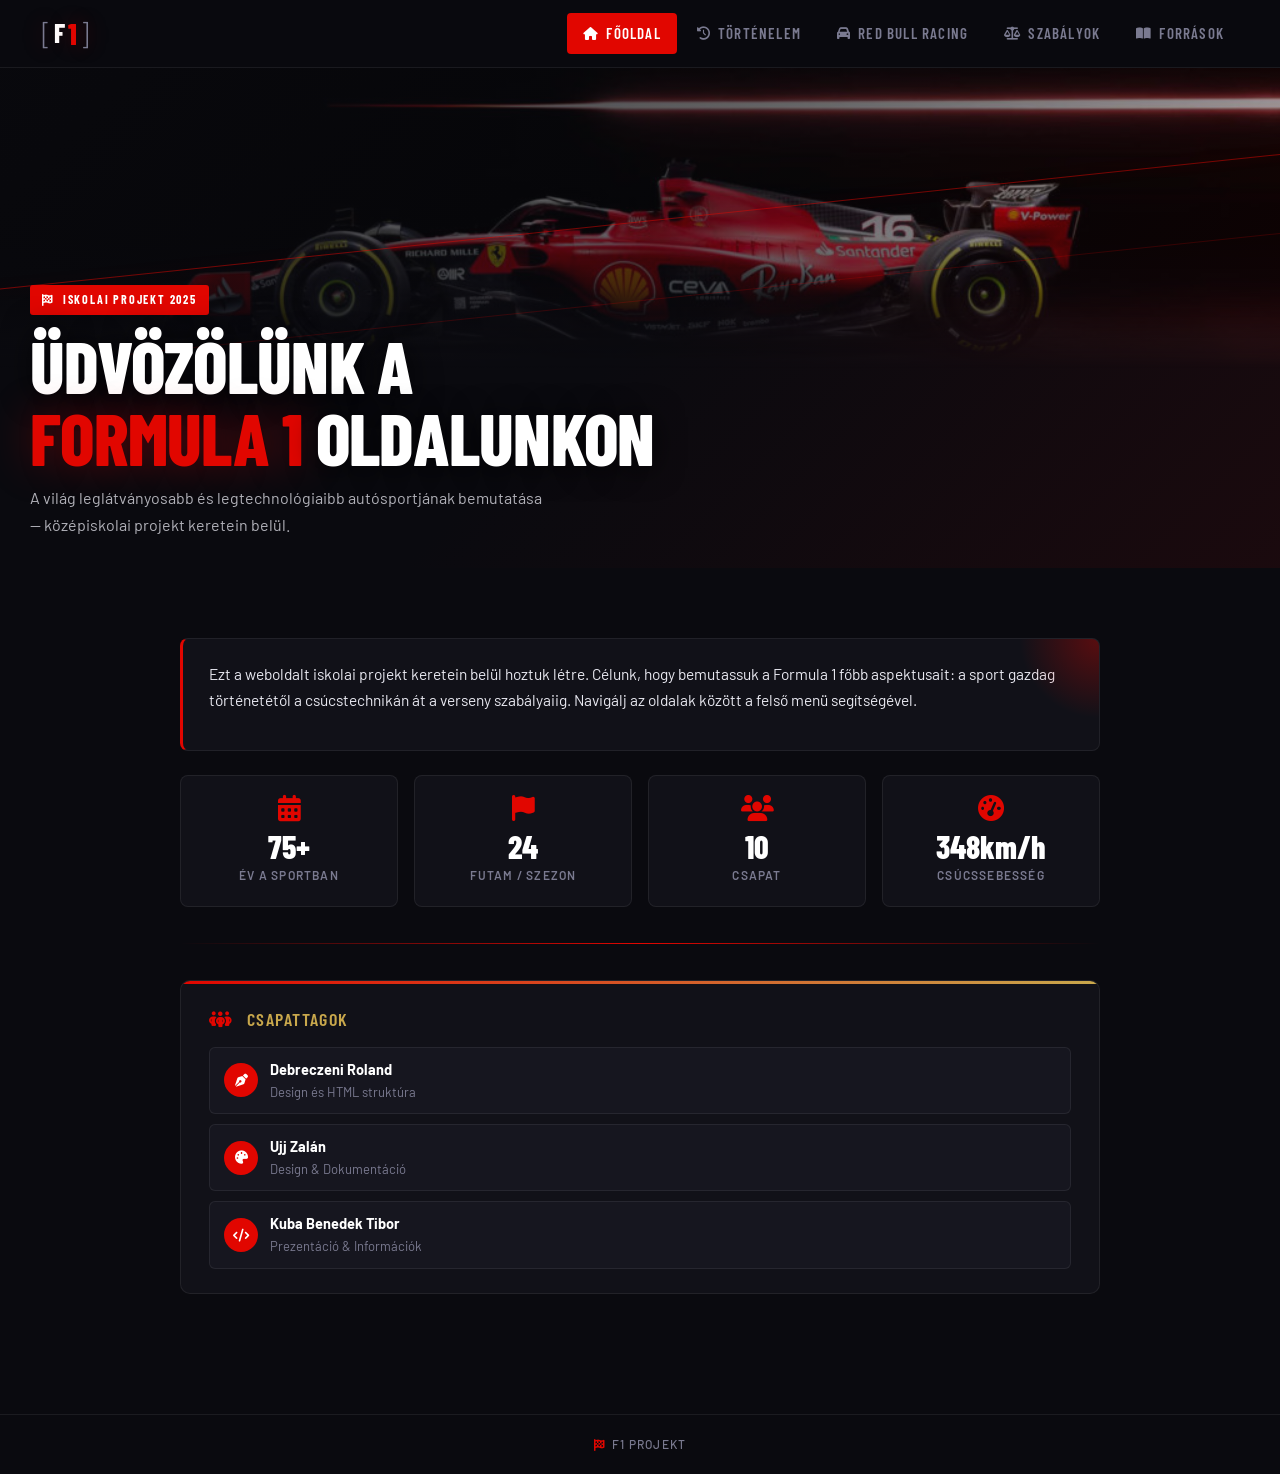
<file: index.html>
<!DOCTYPE html>
<html lang="hu">
<head>
    <meta charset="UTF-8">
    <meta name="viewport" content="width=device-width, initial-scale=1.0">
    <title>F1 Projekt — Főoldal</title>
    <link rel="stylesheet" href="style/css/style.css">
    <link rel="stylesheet" href="https://cdnjs.cloudflare.com/ajax/libs/font-awesome/6.5.0/css/all.min.css">
    <script src="style/js/script.js" defer></script>
</head>
<body>

    <nav>
        <a href="index.html" class="logo">
            <svg class="nav-f1-logo" viewBox="0 0 120 40" xmlns="http://www.w3.org/2000/svg" aria-label="Formula 1 logó">
              <rect width="120" height="40" rx="4" fill="#e10600"/>
              <text x="10" y="30" font-family="Arial Black,Arial,sans-serif" font-weight="900" font-size="28" fill="#ffffff" letter-spacing="-1">F</text>
              <polygon points="48,6 62,6 38,34 24,34" fill="#ffffff"/>
              <text x="66" y="30" font-family="Arial Black,Arial,sans-serif" font-weight="900" font-size="28" fill="#ffffff">1</text>
            </svg>
            <span class="bracket">[</span>F<span>1</span><span class="bracket">]</span>&nbsp;
        </a>
        <div class="menu-links">
            <a href="index.html" class="active"><i class="fa-solid fa-house"></i> Főoldal</a>
            <a href="tortenelem.html"><i class="fa-solid fa-clock-rotate-left"></i> Történelem</a>
            <a href="redbull.html" ><i class="fa-solid fa-car"></i>Red Bull Racing</a>
            <a href="szabalyok.html"><i class="fa-solid fa-scale-balanced"></i> Szabályok</a>
            <a href="forrasok.html" ><i class="fa-solid fa-book-open"></i> Források</a>

        </div>
    </nav>

    <div class="page-wrapper">

        <div class="hero-ferrari-wrap">
            <img src="style/img/f1.jpg" alt="Ferrari F1 autó">
        <section class="hero">
            <div class="hero-overlay"></div>
            <div class="hero-lines"></div>
            <div class="hero-content">
                <div class="hero-tag"><i class="fa-solid fa-flag-checkered"></i> Iskolai Projekt 2025</div>
                <h1>Üdvözölünk a<br><em>Formula 1</em> Oldalunkon</h1>
                <p class="hero-subtitle">A világ leglátványosabb és legtechnológiaibb autósportjának bemutatása — középiskolai projekt keretein belül.</p>
            </div>
        </section>
        </div>

        <div class="page-content">

            <div class="info-card reveal">
                <p>Ezt a weboldalt iskolai projekt keretein belül hoztuk létre. Célunk, hogy bemutassuk a Formula 1 főbb aspektusait: a sport gazdag történetétől a csúcstechnikán át a verseny szabályaiig. Navigálj az oldalak között a felső menü segítségével.</p>
            </div>

            <div class="stat-grid">
                <div class="stat-item reveal reveal-delay-1">
                    <i class="fa-solid fa-calendar-days stat-icon"></i>
                    <span class="stat-number" data-target="75" data-suffix="+">0+</span>
                    <span class="stat-label">Év a sportban</span>
                </div>
                <div class="stat-item reveal reveal-delay-2">
                    <i class="fa-solid fa-flag stat-icon"></i>
                    <span class="stat-number" data-target="24">0</span>
                    <span class="stat-label">Futam / szezon</span>
                </div>
                <div class="stat-item reveal reveal-delay-3">
                    <i class="fa-solid fa-users stat-icon"></i>
                    <span class="stat-number" data-target="10">0</span>
                    <span class="stat-label">Csapat</span>
                </div>
                <div class="stat-item reveal reveal-delay-4">
                    <i class="fa-solid fa-gauge-high stat-icon"></i>
                    <span class="stat-number" data-target="350" data-suffix="km/h">0km/h</span>
                    <span class="stat-label">Csúcssebesség</span>
                </div>
            </div>

            <div class="section-divider reveal"></div>

            <div class="creators reveal">
                <h3><i class="fa-solid fa-people-group" style="color:var(--red);margin-right:8px"></i> Csapattagok</h3>
                <ul>
                    <li>
                        <div class="role-icon"><i class="fa-solid fa-pen-nib"></i></div>
                        <div>
                            <strong>Debreczeni Roland</strong>
                            <div class="role-text">Design és HTML struktúra</div>
                        </div>
                    </li>
                    <li>
                        <div class="role-icon"><i class="fa-solid fa-palette"></i></div>
                        <div>
                            <strong>Ujj Zalán</strong>
                            <div class="role-text">Design & Dokumentáció</div>
                        </div>
                    </li>
                    <li>
                        <div class="role-icon"><i class="fa-solid fa-code"></i></div>
                        <div>
                            <strong>Kuba Benedek Tibor</strong>
                            <div class="role-text">Prezentáció & Információk</div>
                        </div>
                    </li>
                </ul>
            </div>

        </div><div class="footer-strip">
            <span><i class="fa-solid fa-flag-checkered"></i></span> &nbsp;F1 Projekt
        </div>

    </div></body>
</html>
</file>
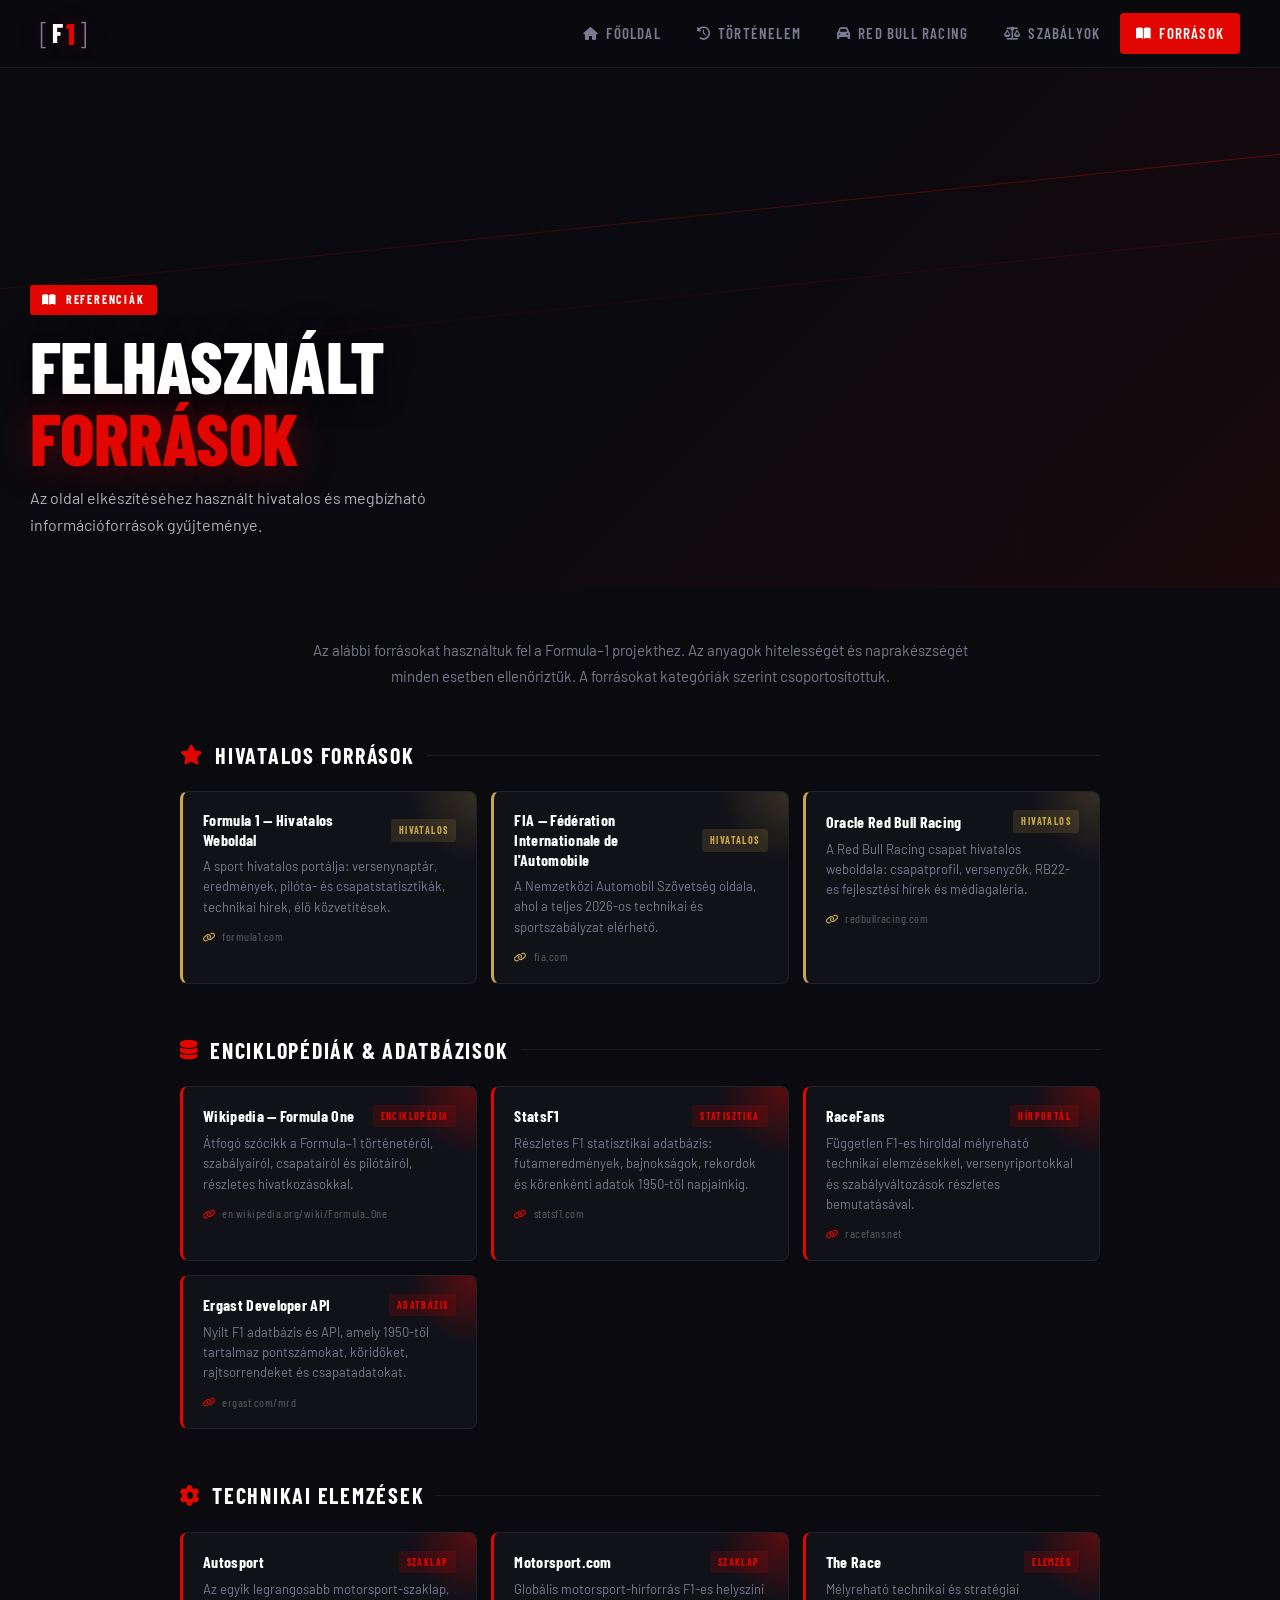
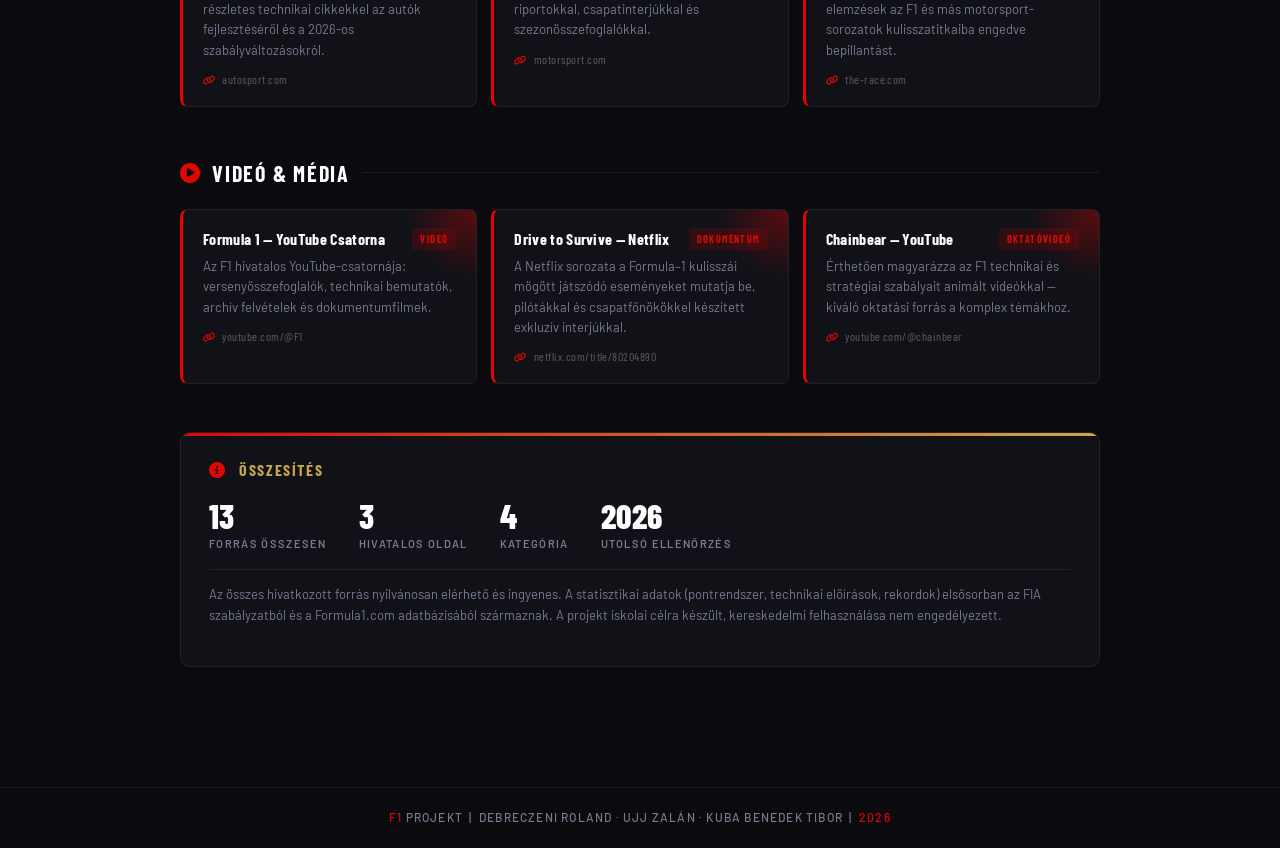
<file: forrasok.html>
<!DOCTYPE html>
<html lang="hu">
<head>
  <meta charset="UTF-8">
  <meta name="viewport" content="width=device-width, initial-scale=1.0">
  <title>Források — F1 Projekt</title>
  <link rel="stylesheet" href="style/css/style.css">
  <link rel="stylesheet" href="https://cdnjs.cloudflare.com/ajax/libs/font-awesome/6.5.0/css/all.min.css">
</head>
<body>

  <!-- ── NAVIGATION ── -->
  <nav id="navbar">
    <a href="index.html" class="logo">
      <span class="bracket">[</span>F<span>1</span><span class="bracket">]</span>
    </a>
    <div class="menu-links">
      <a href="index.html" ><i class="fa-solid fa-house"></i> Főoldal</a>
      <a href="tortenelem.html"><i class="fa-solid fa-clock-rotate-left"></i> Történelem</a>
      <a href="redbull.html" ><i class="fa-solid fa-car"></i>Red Bull Racing</a>
      <a href="szabalyok.html"><i class="fa-solid fa-scale-balanced"></i> Szabályok</a>
      <a href="forrasok.html" class="active"><i class="fa-solid fa-book-open"></i> Források</a>
    </div>
  </nav>

  <!-- ── HERO ── -->
  <div class="page-wrapper">
    <div class="hero" id="hero">
      <div class="hero-lines"></div>
      <div class="hero-overlay"></div>
      <div class="hero-content">
        <div class="hero-tag"><i class="fa-solid fa-book-open"></i> Referenciák</div>
        <h1>Felhasznált<br><em>Források</em></h1>
        <p class="hero-subtitle">Az oldal elkészítéséhez használt hivatalos és megbízható információforrások gyűjteménye.</p>
      </div>
    </div>

    <!-- ── PAGE CONTENT ── -->
    <div class="page-content">

      <div class="sources-intro">
        <p>Az alábbi forrásokat használtuk fel a Formula–1 projekthez. Az anyagok hitelességét és naprakészségét minden esetben ellenőriztük. A forrásokat kategóriák szerint csoportosítottuk.</p>
      </div>

      <!-- ── CATEGORY 1: OFFICIAL ── -->
      <div class="cat-header">
        <i class="fa-solid fa-star"></i>
        <h2>Hivatalos Források</h2>
        <div class="cat-divider"></div>
      </div>
      <div class="source-grid">

        <a class="source-card official" href="https://www.formula1.com" target="_blank" rel="noopener noreferrer">
          <div class="source-card-top">
            <span class="source-title">Formula 1 — Hivatalos Weboldal</span>
            <span class="source-badge">Hivatalos</span>
          </div>
          <p class="source-desc">A sport hivatalos portálja: versenynaptár, eredmények, pilóta- és csapatstatisztikák, technikai hírek, élő közvetítések.</p>
          <div class="source-url"><i class="fa-solid fa-link"></i> formula1.com</div>
          <i class="fa-solid fa-arrow-right source-card-arrow"></i>
        </a>

        <a class="source-card official" href="https://www.fia.com" target="_blank" rel="noopener noreferrer">
          <div class="source-card-top">
            <span class="source-title">FIA — Fédération Internationale de l'Automobile</span>
            <span class="source-badge">Hivatalos</span>
          </div>
          <p class="source-desc">A Nemzetközi Automobil Szövetség oldala, ahol a teljes 2026-os technikai és sportszabályzat elérhető.</p>
          <div class="source-url"><i class="fa-solid fa-link"></i> fia.com</div>
          <i class="fa-solid fa-arrow-right source-card-arrow"></i>
        </a>

        <a class="source-card official" href="https://www.redbullracing.com" target="_blank" rel="noopener noreferrer">
          <div class="source-card-top">
            <span class="source-title">Oracle Red Bull Racing</span>
            <span class="source-badge">Hivatalos</span>
          </div>
          <p class="source-desc">A Red Bull Racing csapat hivatalos weboldala: csapatprofil, versenyzők, RB22-es fejlesztési hírek és médiagaléria.</p>
          <div class="source-url"><i class="fa-solid fa-link"></i> redbullracing.com</div>
          <i class="fa-solid fa-arrow-right source-card-arrow"></i>
        </a>

      </div>

      <!-- ── CATEGORY 2: ENCYCLOPEDIAS ── -->
      <div class="cat-header">
        <i class="fa-solid fa-database"></i>
        <h2>Enciklopédiák & Adatbázisok</h2>
        <div class="cat-divider"></div>
      </div>
      <div class="source-grid">

        <a class="source-card" href="https://en.wikipedia.org/wiki/Formula_One" target="_blank" rel="noopener noreferrer">
          <div class="source-card-top">
            <span class="source-title">Wikipedia — Formula One</span>
            <span class="source-badge">Enciklopédia</span>
          </div>
          <p class="source-desc">Átfogó szócikk a Formula–1 történetéről, szabályairól, csapatairól és pilótáiról, részletes hivatkozásokkal.</p>
          <div class="source-url"><i class="fa-solid fa-link"></i> en.wikipedia.org/wiki/Formula_One</div>
          <i class="fa-solid fa-arrow-right source-card-arrow"></i>
        </a>

        <a class="source-card" href="https://www.statsf1.com" target="_blank" rel="noopener noreferrer">
          <div class="source-card-top">
            <span class="source-title">StatsF1</span>
            <span class="source-badge">Statisztika</span>
          </div>
          <p class="source-desc">Részletes F1 statisztikai adatbázis: futameredmények, bajnokságok, rekordok és körenkénti adatok 1950-től napjainkig.</p>
          <div class="source-url"><i class="fa-solid fa-link"></i> statsf1.com</div>
          <i class="fa-solid fa-arrow-right source-card-arrow"></i>
        </a>

        <a class="source-card" href="https://www.racefans.net" target="_blank" rel="noopener noreferrer">
          <div class="source-card-top">
            <span class="source-title">RaceFans</span>
            <span class="source-badge">Hírportál</span>
          </div>
          <p class="source-desc">Független F1-es híroldal mélyreható technikai elemzésekkel, versenyriportokkal és szabályváltozások részletes bemutatásával.</p>
          <div class="source-url"><i class="fa-solid fa-link"></i> racefans.net</div>
          <i class="fa-solid fa-arrow-right source-card-arrow"></i>
        </a>

        <a class="source-card" href="https://ergast.com/mrd/" target="_blank" rel="noopener noreferrer">
          <div class="source-card-top">
            <span class="source-title">Ergast Developer API</span>
            <span class="source-badge">Adatbázis</span>
          </div>
          <p class="source-desc">Nyílt F1 adatbázis és API, amely 1950-től tartalmaz pontszámokat, köridőket, rajtsorrendeket és csapatadatokat.</p>
          <div class="source-url"><i class="fa-solid fa-link"></i> ergast.com/mrd</div>
          <i class="fa-solid fa-arrow-right source-card-arrow"></i>
        </a>

      </div>

      <!-- ── CATEGORY 3: TECHNICAL ── -->
      <div class="cat-header">
        <i class="fa-solid fa-gear"></i>
        <h2>Technikai Elemzések</h2>
        <div class="cat-divider"></div>
      </div>
      <div class="source-grid">

        <a class="source-card" href="https://www.autosport.com" target="_blank" rel="noopener noreferrer">
          <div class="source-card-top">
            <span class="source-title">Autosport</span>
            <span class="source-badge">Szaklap</span>
          </div>
          <p class="source-desc">Az egyik legrangosabb motorsport-szaklap, részletes technikai cikkekkel az autók fejlesztéséről és a 2026-os szabályváltozásokról.</p>
          <div class="source-url"><i class="fa-solid fa-link"></i> autosport.com</div>
          <i class="fa-solid fa-arrow-right source-card-arrow"></i>
        </a>

        <a class="source-card" href="https://www.motorsport.com" target="_blank" rel="noopener noreferrer">
          <div class="source-card-top">
            <span class="source-title">Motorsport.com</span>
            <span class="source-badge">Szaklap</span>
          </div>
          <p class="source-desc">Globális motorsport-hírforrás F1-es helyszíni riportokkal, csapatinterjúkkal és szezonösszefoglalókkal.</p>
          <div class="source-url"><i class="fa-solid fa-link"></i> motorsport.com</div>
          <i class="fa-solid fa-arrow-right source-card-arrow"></i>
        </a>

        <a class="source-card" href="https://the-race.com" target="_blank" rel="noopener noreferrer">
          <div class="source-card-top">
            <span class="source-title">The Race</span>
            <span class="source-badge">Elemzés</span>
          </div>
          <p class="source-desc">Mélyreható technikai és stratégiai elemzések az F1 és más motorsport-sorozatok kulisszatitkaiba engedve bepillantást.</p>
          <div class="source-url"><i class="fa-solid fa-link"></i> the-race.com</div>
          <i class="fa-solid fa-arrow-right source-card-arrow"></i>
        </a>

      </div>

      <!-- ── CATEGORY 4: VIDEO / MEDIA ── -->
      <div class="cat-header">
        <i class="fa-solid fa-play-circle"></i>
        <h2>Videó & Média</h2>
        <div class="cat-divider"></div>
      </div>
      <div class="source-grid">

        <a class="source-card" href="https://www.youtube.com/@F1" target="_blank" rel="noopener noreferrer">
          <div class="source-card-top">
            <span class="source-title">Formula 1 — YouTube Csatorna</span>
            <span class="source-badge">Videó</span>
          </div>
          <p class="source-desc">Az F1 hivatalos YouTube-csatornája: versenyösszefoglalók, technikai bemutatók, archív felvételek és dokumentumfilmek.</p>
          <div class="source-url"><i class="fa-solid fa-link"></i> youtube.com/@F1</div>
          <i class="fa-solid fa-arrow-right source-card-arrow"></i>
        </a>

        <a class="source-card" href="https://www.netflix.com/title/80204890" target="_blank" rel="noopener noreferrer">
          <div class="source-card-top">
            <span class="source-title">Drive to Survive — Netflix</span>
            <span class="source-badge">Dokumentum</span>
          </div>
          <p class="source-desc">A Netflix sorozata a Formula–1 kulisszái mögött játszódó eseményeket mutatja be, pilótákkal és csapatfőnökökkel készített exkluzív interjúkkal.</p>
          <div class="source-url"><i class="fa-solid fa-link"></i> netflix.com/title/80204890</div>
          <i class="fa-solid fa-arrow-right source-card-arrow"></i>
        </a>

        <a class="source-card" href="https://www.youtube.com/@chainbear" target="_blank" rel="noopener noreferrer">
          <div class="source-card-top">
            <span class="source-title">Chainbear — YouTube</span>
            <span class="source-badge">Oktatóvideó</span>
          </div>
          <p class="source-desc">Érthetően magyarázza az F1 technikai és stratégiai szabályait animált videókkal — kiváló oktatási forrás a komplex témákhoz.</p>
          <div class="source-url"><i class="fa-solid fa-link"></i> youtube.com/@chainbear</div>
          <i class="fa-solid fa-arrow-right source-card-arrow"></i>
        </a>

      </div>

      <!-- ── SUMMARY BOX ── -->
      <div class="summary-box">
        <h3><i class="fa-solid fa-circle-info" style="color:var(--red);margin-right:8px;"></i> Összesítés</h3>
        <div class="summary-stats">
          <div class="summary-stat">
            <span class="num">13</span>
            <span class="lbl">Forrás összesen</span>
          </div>
          <div class="summary-stat">
            <span class="num">3</span>
            <span class="lbl">Hivatalos oldal</span>
          </div>
          <div class="summary-stat">
            <span class="num">4</span>
            <span class="lbl">Kategória</span>
          </div>
          <div class="summary-stat">
            <span class="num">2026</span>
            <span class="lbl">Utolsó ellenőrzés</span>
          </div>
        </div>
        <p class="summary-note">
          Az összes hivatkozott forrás nyilvánosan elérhető és ingyenes. A statisztikai adatok (pontrendszer, technikai előírások, rekordok) elsősorban az FIA szabályzatból és a Formula1.com adatbázisából származnak. A projekt iskolai célra készült, kereskedelmi felhasználása nem engedélyezett.
        </p>
      </div>

    </div><!-- .page-content -->

    <!-- ── FOOTER ── -->
    <div class="footer-strip">
      <span>F1</span> Projekt &nbsp;|&nbsp; Debreczeni Roland · Ujj Zalán · Kuba Benedek Tibor &nbsp;|&nbsp; <span>2026</span>
    </div>
  </div><!-- .page-wrapper -->

  <script>
    // Nav scroll effect
    const navbar = document.getElementById('navbar');
    window.addEventListener('scroll', () => {
      navbar.classList.toggle('scrolled', window.scrollY > 20);
    });
    // Hero load animation
    document.getElementById('hero').classList.add('loaded');
  </script>
</body>
</html>
</file>
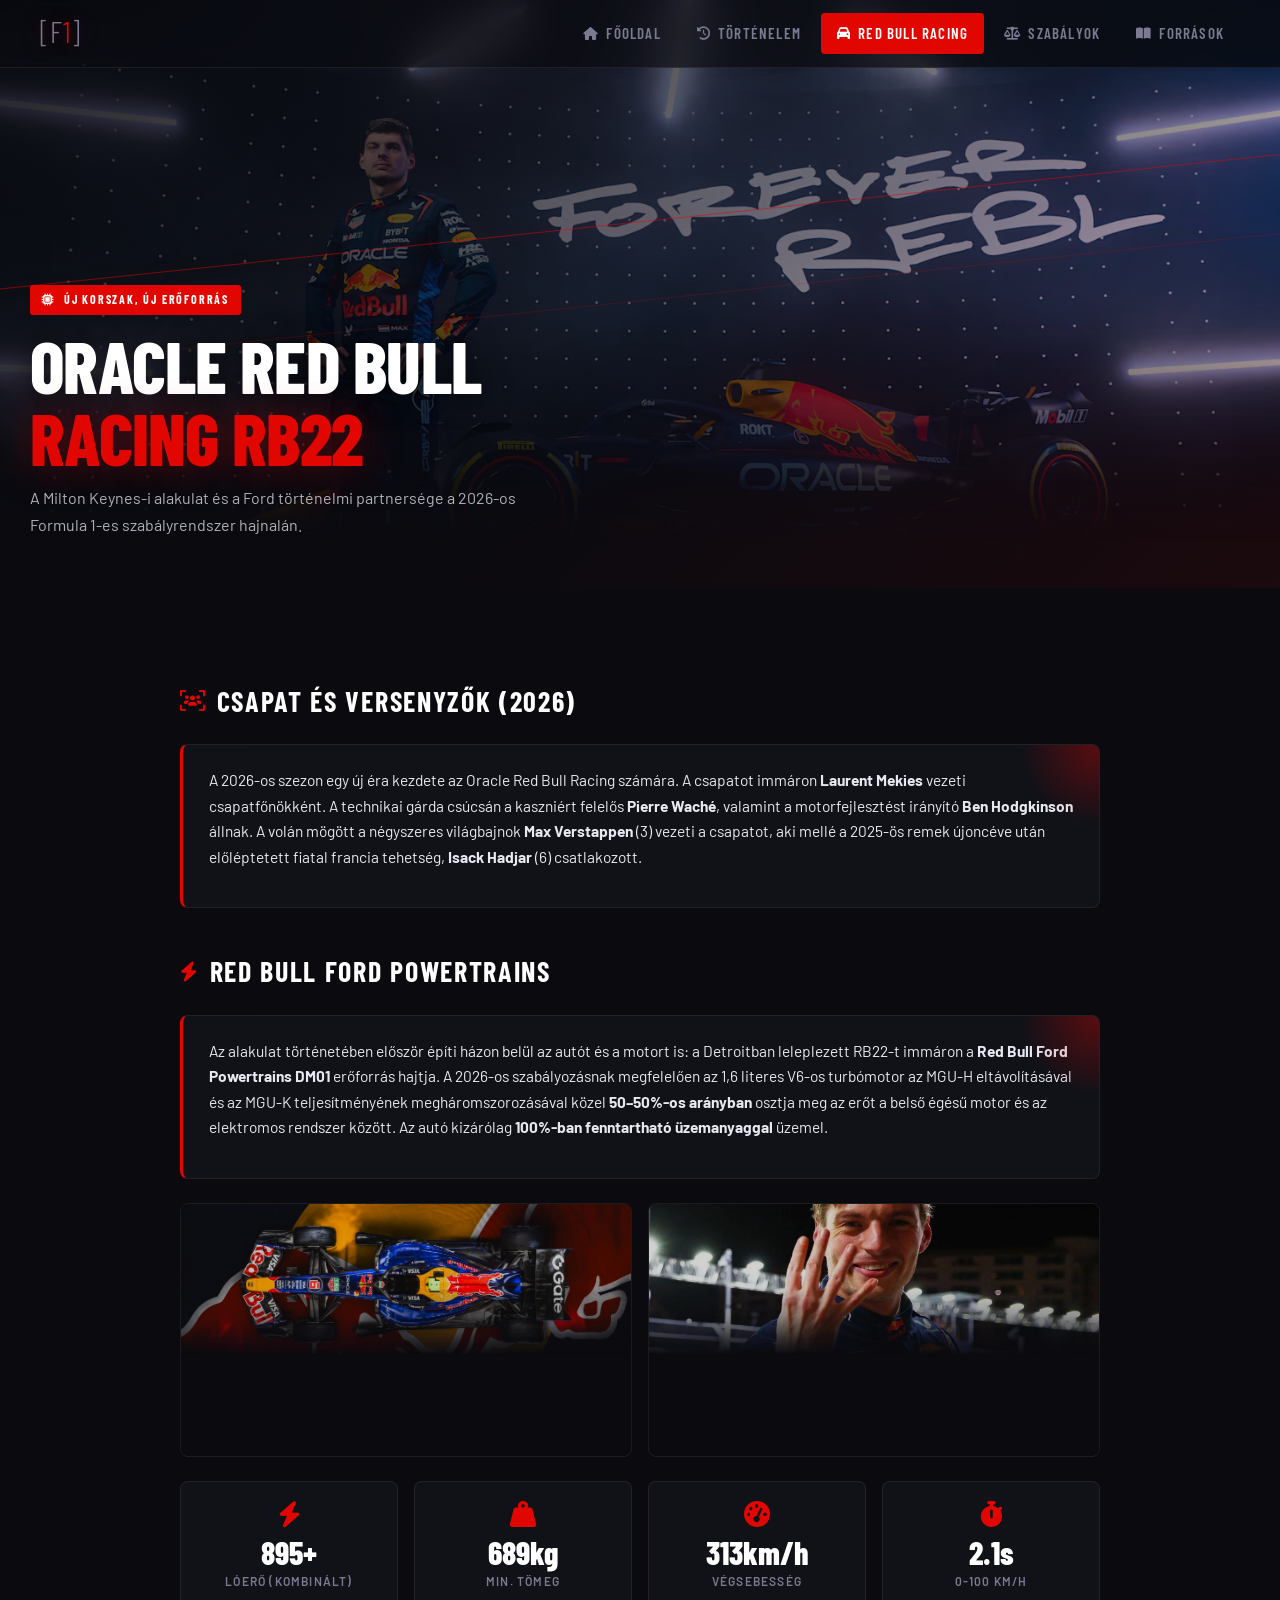
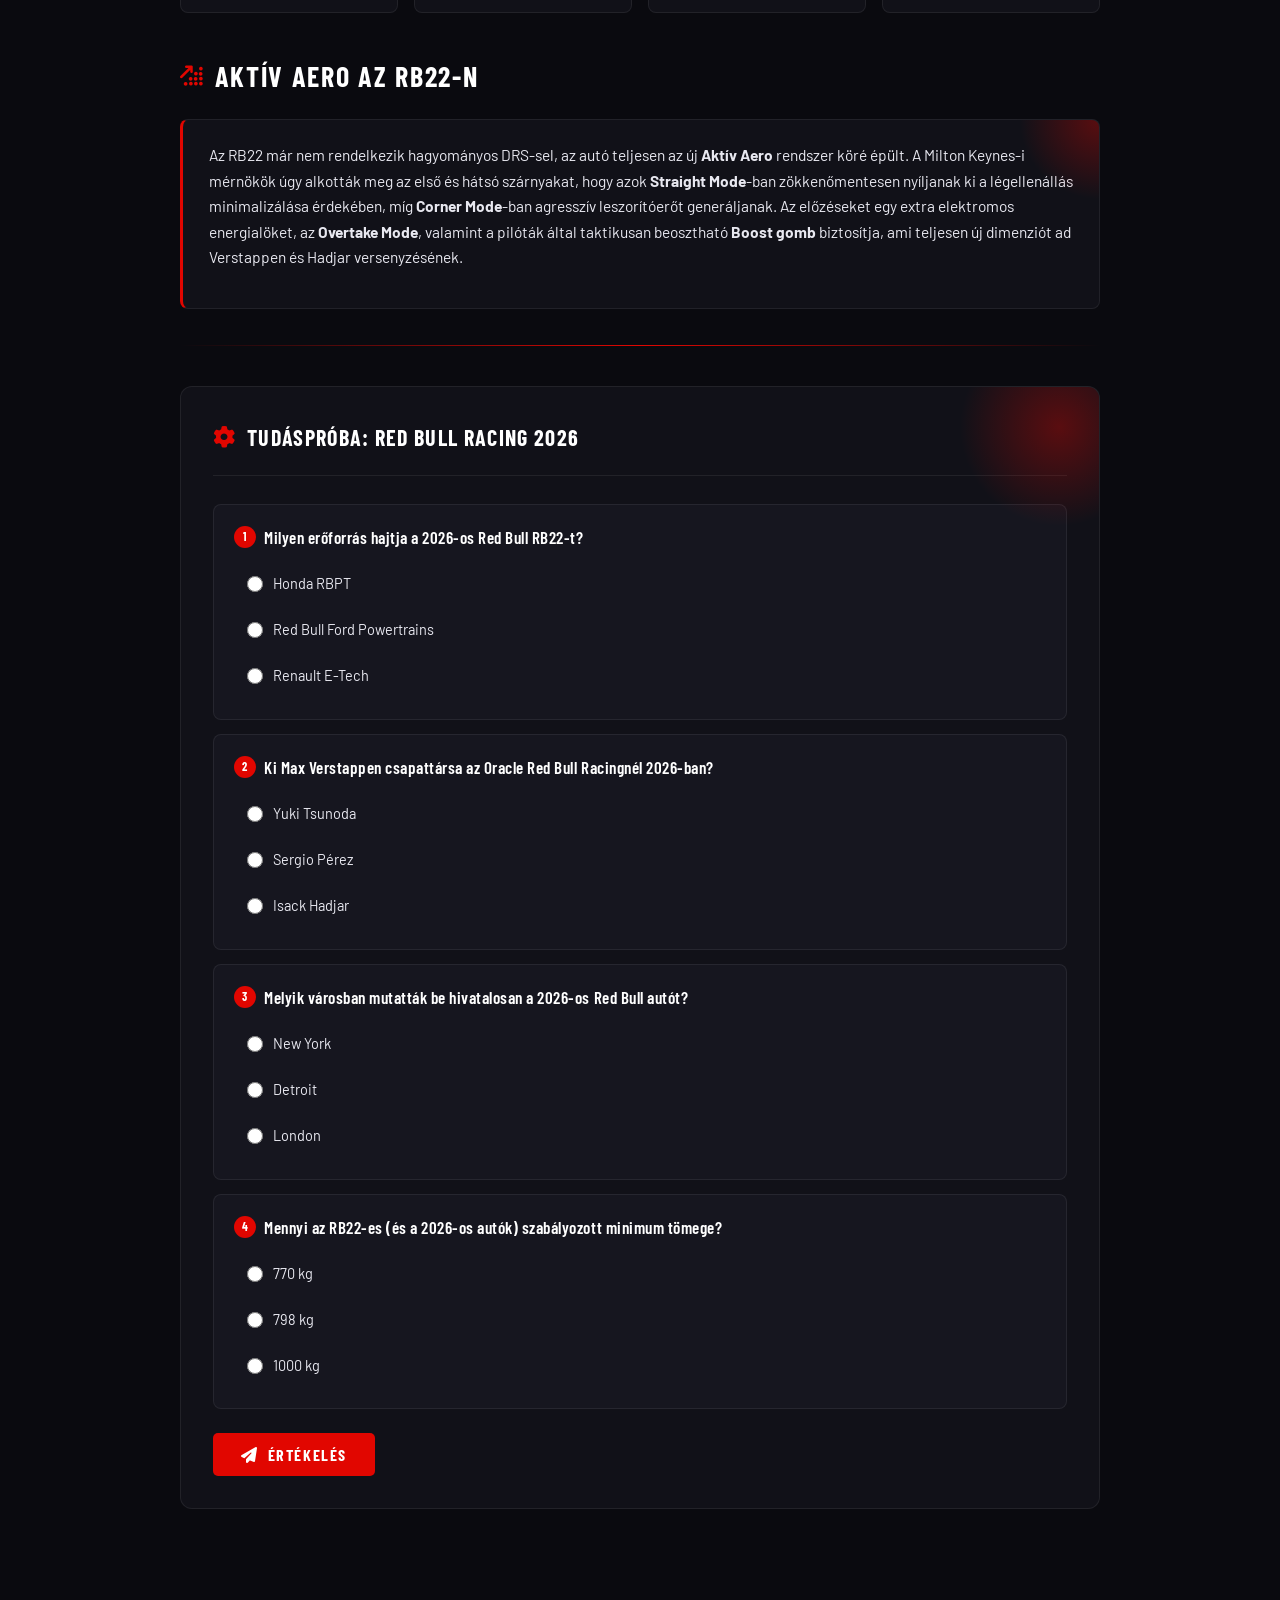
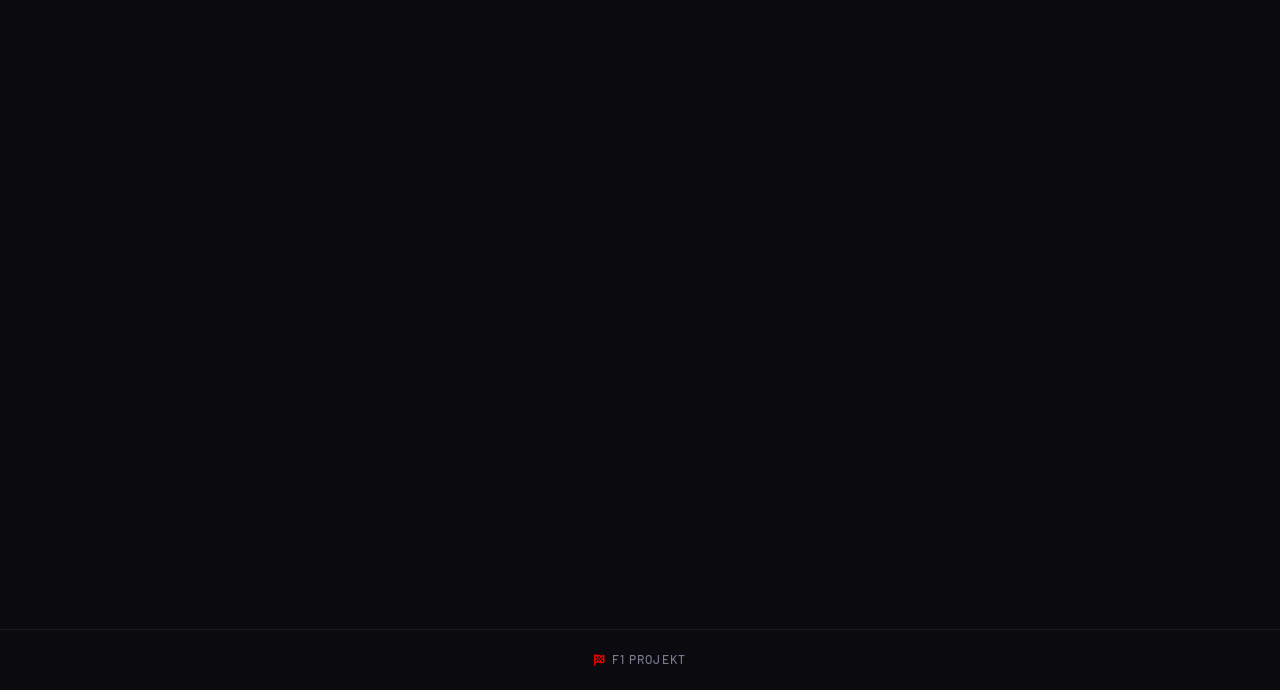
<file: redbull.html>
<!DOCTYPE html>
<html lang="hu">
<head>
    <meta charset="UTF-8">
    <meta name="viewport" content="width=device-width, initial-scale=1.0">
    <title>Red Bull Racing 2026 — Technika</title>
    <link rel="stylesheet" href="style/css/style.css">
    <link rel="stylesheet" href="https://cdnjs.cloudflare.com/ajax/libs/font-awesome/6.5.0/css/all.min.css">
    <script src="style/js/script.js" defer></script>
</head>
<body>

    <nav>
        <a href="index.html" class="logo">
              <rect width="120" height="40" rx="4" fill="#e10600"/>
              <polygon points="48,6 62,6 38,34 24,34" fill="#ffffff"/>
            </svg>
            <span class="bracket"><span class="bracket">[</span>F<span>1</span><span class="bracket">]</span>&nbsp;
        </a>     
        <div class="menu-links">
            <a href="index.html"><i class="fa-solid fa-house"></i> Főoldal</a>
            <a href="tortenelem.html"><i class="fa-solid fa-clock-rotate-left"></i> Történelem</a>
            <a href="redbull.html" class="active"><i class="fa-solid fa-car"></i>Red Bull Racing</a>
            <a href="szabalyok.html"><i class="fa-solid fa-scale-balanced"></i> Szabályok</a>
            <a href="forrasok.html" ><i class="fa-solid fa-book-open"></i> Források</a>

        </div>
    </nav>

    <div class="page-wrapper">
 <div class="hero-header-wrap">
            <img src="style/img/header2.png" alt="RB 22">
        <section class="hero">
            <div class="hero-overlay"></div>
            <div class="hero-lines"></div>
            <div class="hero-content">
                <div class="hero-tag"><i class="fa-solid fa-microchip"></i> Új Korszak, Új Erőforrás</div>
                <h1>Oracle Red Bull<br><em>Racing RB22</em></h1>
                <p class="hero-subtitle">A Milton Keynes-i alakulat és a Ford történelmi partnersége a 2026-os Formula 1-es szabályrendszer hajnalán.</p>
            </div>
        </section>

        <div class="page-content">

            <h2 class="reveal"><i class="fa-solid fa-users-viewfinder"></i> Csapat és Versenyzők (2026)</h2>
            <div class="info-card reveal">
                <p>A 2026-os szezon egy új éra kezdete az Oracle Red Bull Racing számára. A csapatot immáron <strong>Laurent Mekies</strong> vezeti csapatfőnökként. A technikai gárda csúcsán a kaszniért felelős <strong>Pierre Waché</strong>, valamint a motorfejlesztést irányító <strong>Ben Hodgkinson</strong> állnak. A volán mögött a négyszeres világbajnok <strong>Max Verstappen</strong> (3) vezeti a csapatot, aki mellé a 2025-ös remek újoncéve után előléptetett fiatal francia tehetség, <strong>Isack Hadjar</strong> (6) csatlakozott.</p>
            </div>

            <h2 class="reveal"><i class="fa-solid fa-bolt"></i> Red Bull Ford Powertrains</h2>
            <div class="info-card reveal reveal-delay-1">
                <p>Az alakulat történetében először építi házon belül az autót és a motort is: a Detroitban leleplezett RB22-t immáron a <strong>Red Bull Ford Powertrains DM01</strong> erőforrás hajtja. A 2026-os szabályozásnak megfelelően az 1,6 literes V6-os turbómotor az MGU-H eltávolításával és az MGU-K teljesítményének megháromszorozásával közel <strong>50–50%-os arányban</strong> osztja meg az erőt a belső égésű motor és az elektromos rendszer között. Az autó kizárólag <strong>100%-ban fenntartható üzemanyaggal</strong> üzemel.</p>
            </div>

            <div class="img-container reveal reveal-delay-1">
                <div class="img-frame" data-caption="A 2026-ban bemutatott Pierre Waché által tervezett RB22">
                    <img src="style/img/rb22.png" alt="RB22">
                </div>
                <div class="img-frame" data-caption="Max Verstappen négyszeres világbajnok">
                    <img src="style/img/verstappen.png" alt="Max Verstappen">
                </div>
            </div>

            <div class="stat-grid reveal">
                <div class="stat-item">
                    <i class="fa-solid fa-bolt stat-icon"></i>
                    <span class="stat-number" data-target="1000" data-suffix="+">0+</span>
                    <span class="stat-label">Lóerő (Kombinált)</span>
                </div>
                <div class="stat-item">
                    <i class="fa-solid fa-weight-hanging stat-icon"></i>
                    <span class="stat-number" data-target="770" data-suffix="kg">0kg</span>
                    <span class="stat-label">Min. tömeg</span>
                </div>
                <div class="stat-item">
                    <i class="fa-solid fa-gauge-high stat-icon"></i>
                    <span class="stat-number" data-target="350" data-suffix="km/h">0km/h</span>
                    <span class="stat-label">Végsebesség</span>
                </div>
                <div class="stat-item">
                    <i class="fa-solid fa-stopwatch stat-icon"></i>
                    <span class="stat-number" data-target="2.4" data-suffix="s">0s</span>
                    <span class="stat-label">0-100 km/h</span>
                </div>
            </div>

            <h2 class="reveal"><i class="fa-solid fa-arrow-up-right-dots"></i> Aktív Aero az RB22-n</h2>
            <div class="info-card reveal reveal-delay-1">
                <p>Az RB22 már nem rendelkezik hagyományos DRS-sel, az autó teljesen az új <strong>Aktív Aero</strong> rendszer köré épült. A Milton Keynes-i mérnökök úgy alkották meg az első és hátsó szárnyakat, hogy azok <strong>Straight Mode</strong>-ban zökkenőmentesen nyíljanak ki a légellenállás minimalizálása érdekében, míg <strong>Corner Mode</strong>-ban agresszív leszorítóerőt generáljanak. Az előzéseket egy extra elektromos energialöket, az <strong>Overtake Mode</strong>, valamint a pilóták által taktikusan beosztható <strong>Boost gomb</strong> biztosítja, ami teljesen új dimenziót ad Verstappen és Hadjar versenyzésének.</p>
            </div>

            <div class="section-divider reveal"></div>

            <div class="quiz-container reveal">
                <div class="quiz-header">
                    <i class="fa-solid fa-gear fa-spin" style="animation-duration:3s"></i>
                    <h2>Tudáspróba: Red Bull Racing 2026</h2>
                </div>
                <form id="quiz2">
                    <div class="question">
                        <p><span class="q-num">1</span> Milyen erőforrás hajtja a 2026-os Red Bull RB22-t?</p>
                        <label><input type="radio" name="q1" value="a" required> Honda RBPT</label>
                        <label><input type="radio" name="q1" value="b"> Red Bull Ford Powertrains</label>
                        <label><input type="radio" name="q1" value="c"> Renault E-Tech</label>
                    </div>
                    <div class="question">
                        <p><span class="q-num">2</span> Ki Max Verstappen csapattársa az Oracle Red Bull Racingnél 2026-ban?</p>
                        <label><input type="radio" name="q2" value="a" required> Yuki Tsunoda</label>
                        <label><input type="radio" name="q2" value="b"> Sergio Pérez</label>
                        <label><input type="radio" name="q2" value="c"> Isack Hadjar</label>
                    </div>
                    <div class="question">
                        <p><span class="q-num">3</span> Melyik városban mutatták be hivatalosan a 2026-os Red Bull autót?</p>
                        <label><input type="radio" name="q3" value="a" required> New York</label>
                        <label><input type="radio" name="q3" value="b"> Detroit</label>
                        <label><input type="radio" name="q3" value="c"> London</label>
                    </div>
                    <div class="question">
                        <p><span class="q-num">4</span> Mennyi az RB22-es (és a 2026-os autók) szabályozott minimum tömege?</p>
                        <label><input type="radio" name="q4" value="a" required> 770 kg</label>
                        <label><input type="radio" name="q4" value="b"> 798 kg</label>
                        <label><input type="radio" name="q4" value="c"> 1000 kg</label>
                    </div>
                    <button type="submit" class="submit-btn">
                        <i class="fa-solid fa-paper-plane"></i> Értékelés
                    </button>
                    <div id="res2" class="result"></div>
                </form>
            </div>

        </div>

        <div class="scroll-reveal-img-wrap" data-reveal-img>
            <img src="style/img/redbull.jpg" alt="Oracle Red Bull Racing versenyautó">
        </div>

        <div class="footer-strip">
            <span><i class="fa-solid fa-flag-checkered"></i></span> &nbsp;F1 Projekt
        </div>

    </div>
</body>
</html>
</file>
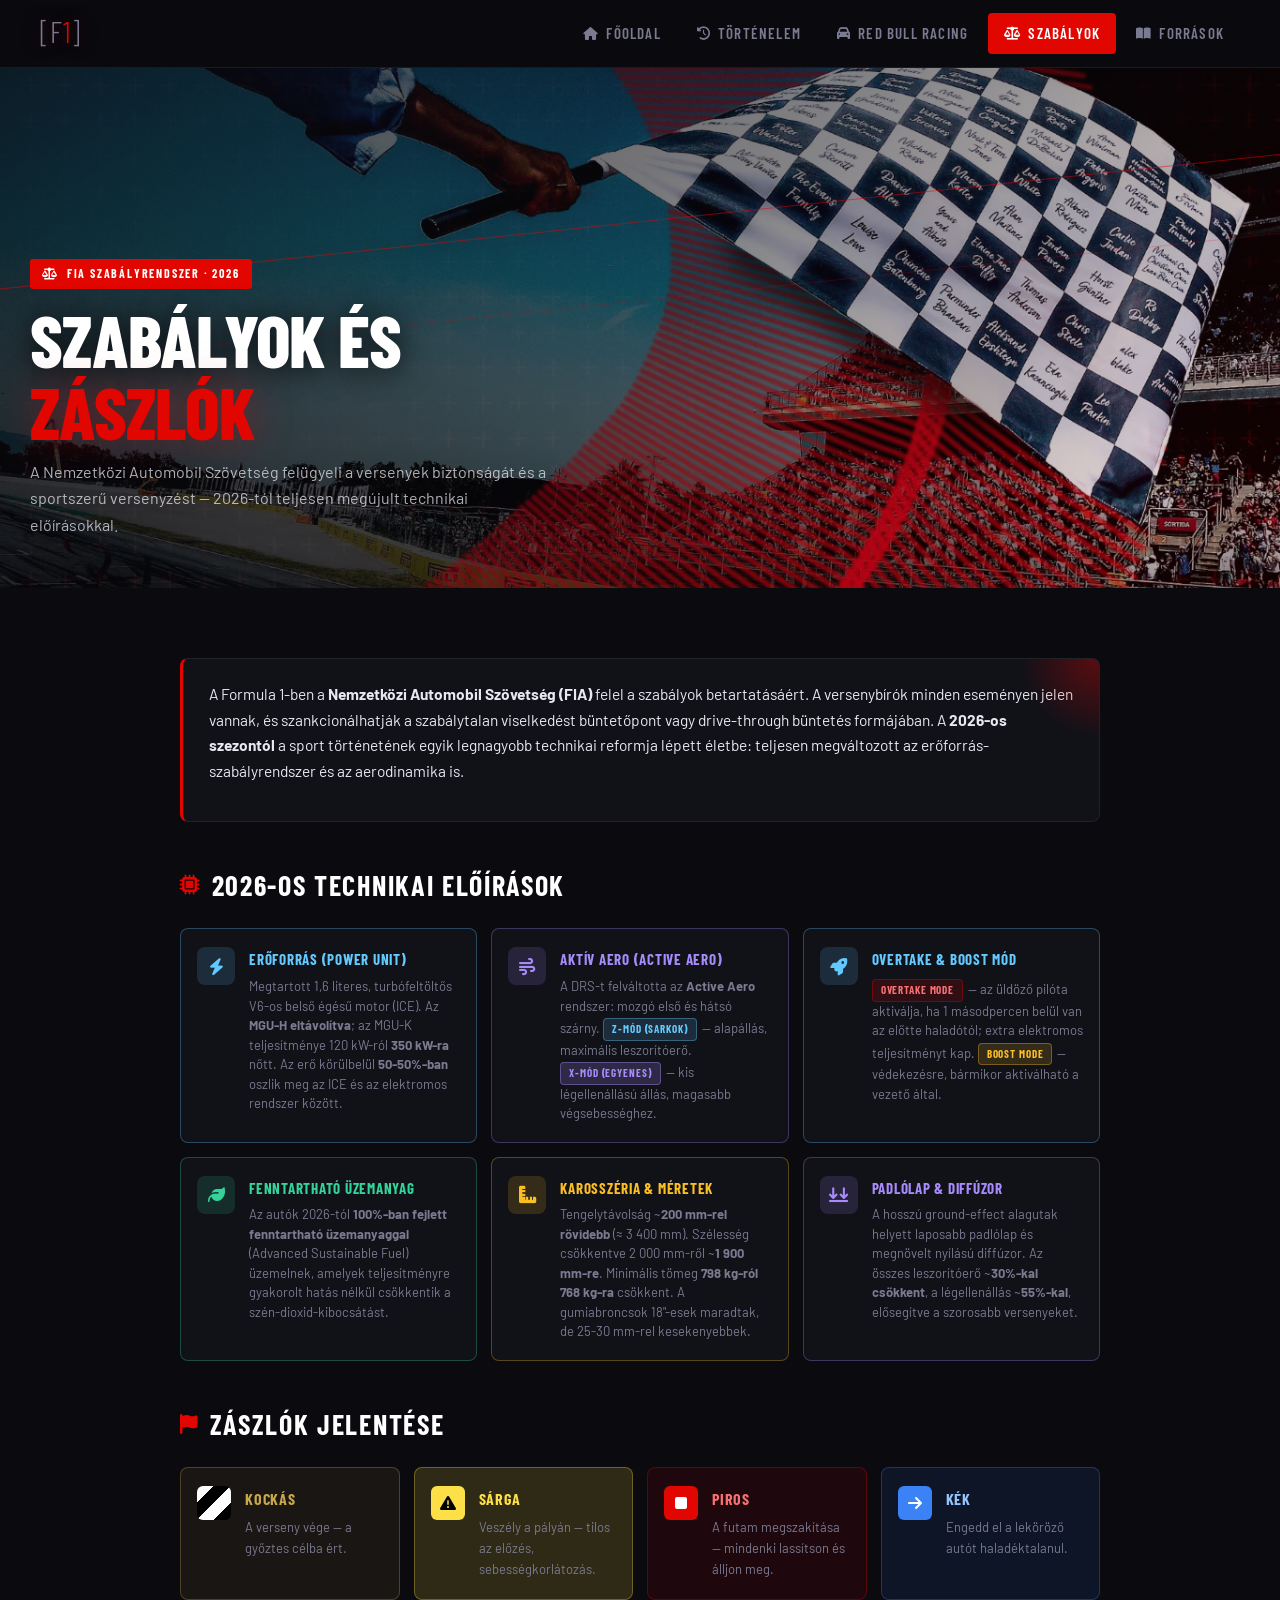
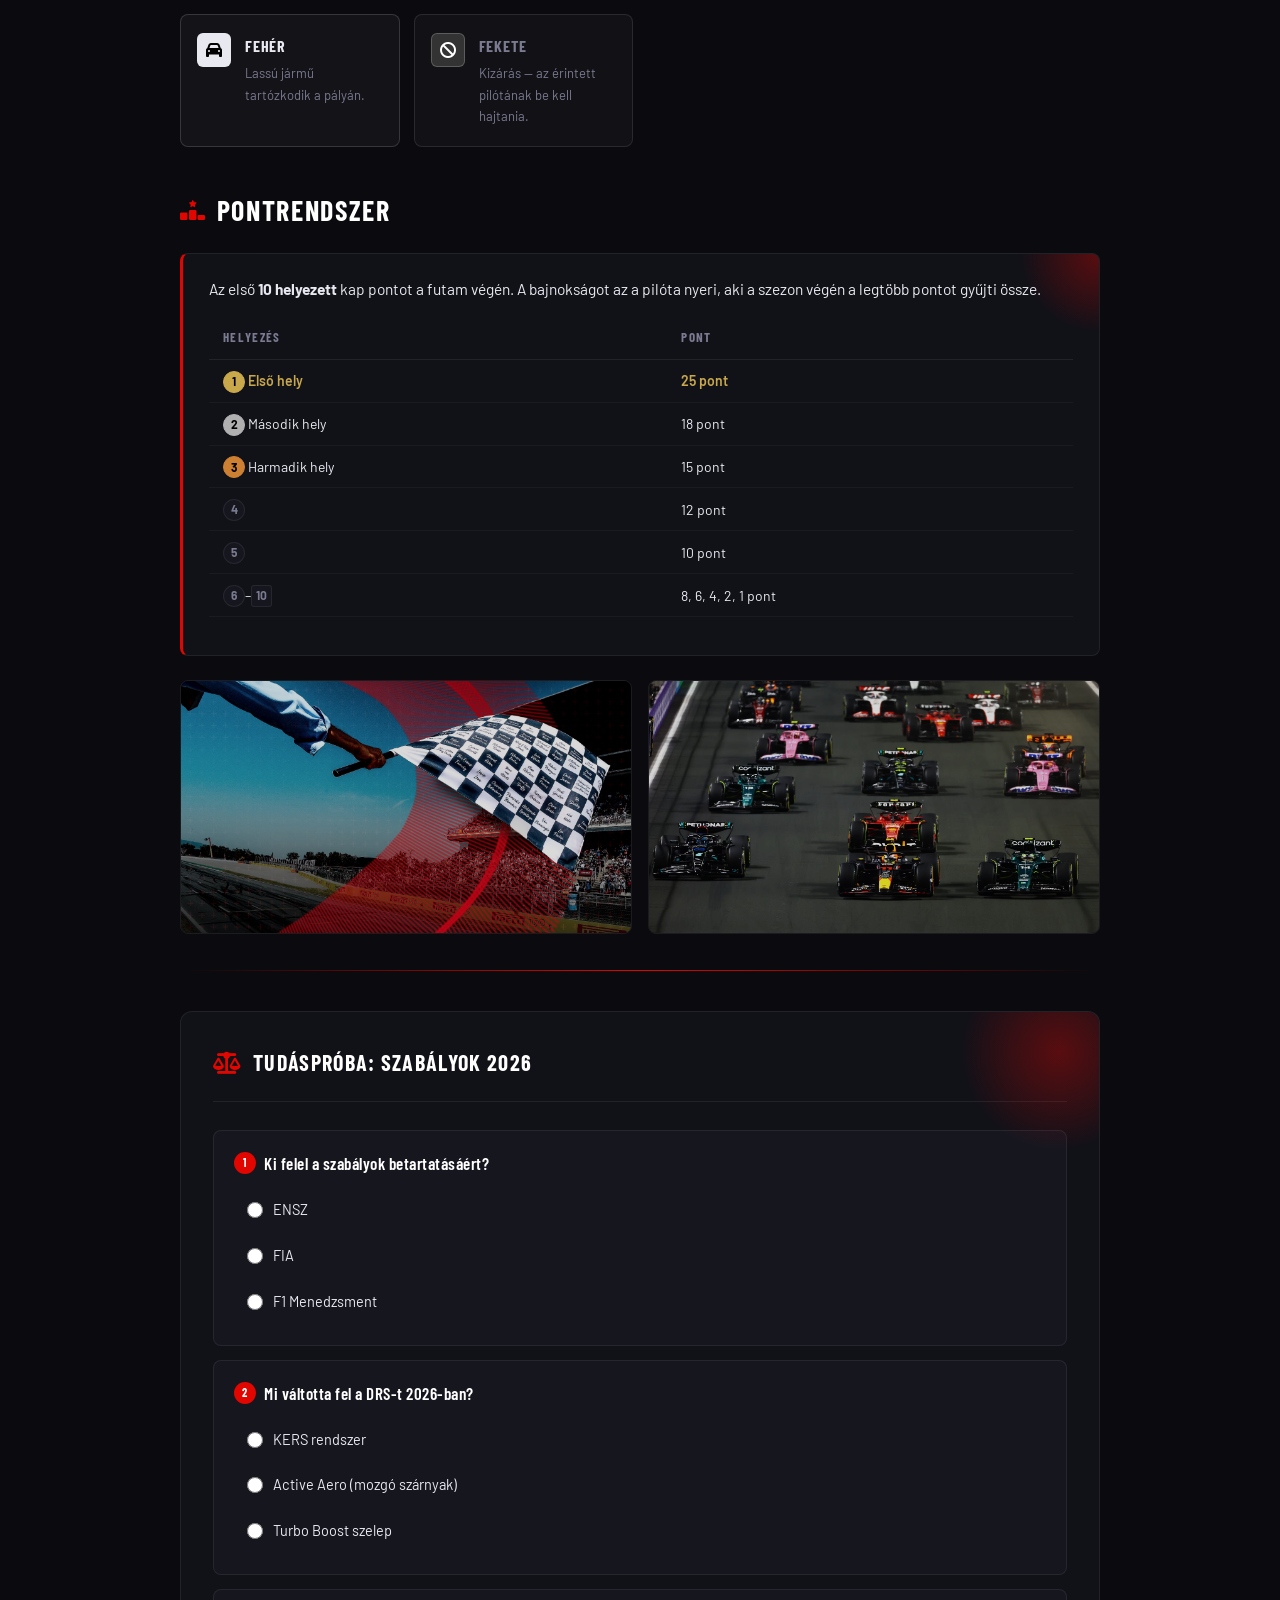
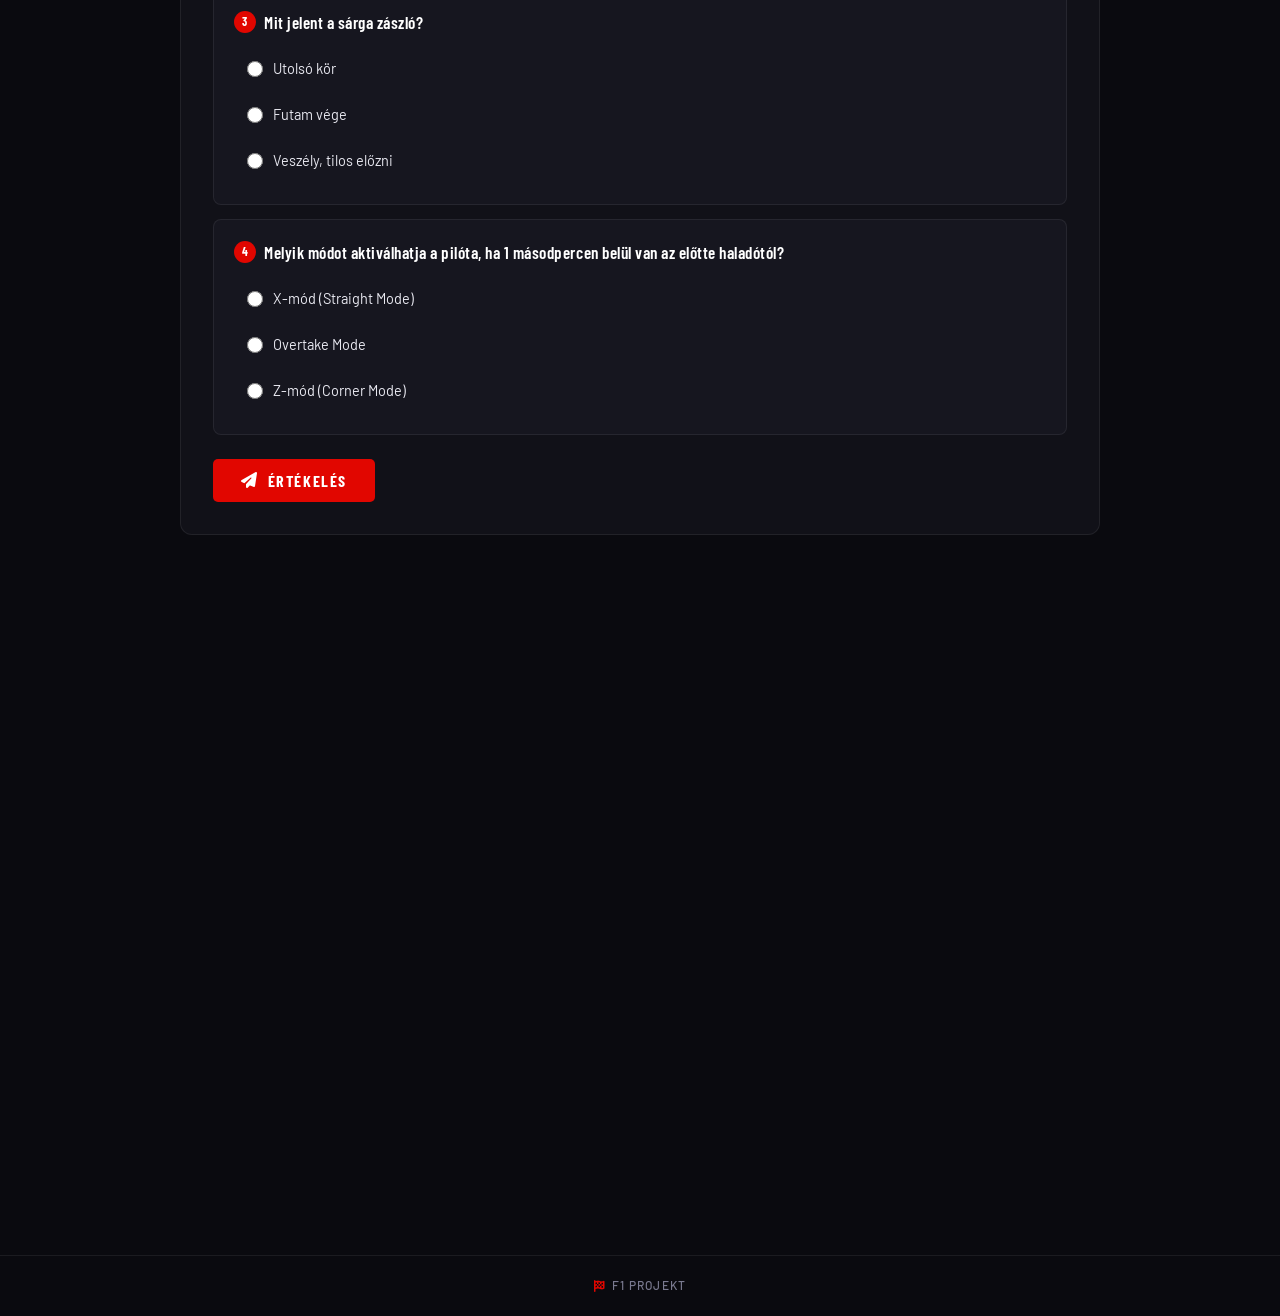
<file: szabalyok.html>
<!DOCTYPE html>
<html lang="hu">
<head>
    <meta charset="UTF-8">
    <meta name="viewport" content="width=device-width, initial-scale=1.0">
    <title>F1 Projekt — Szabályok</title>
    <link rel="stylesheet" href="style/css/style.css">
    <link rel="stylesheet" href="https://cdnjs.cloudflare.com/ajax/libs/font-awesome/6.5.0/css/all.min.css">
    <script src="style/js/script.js" defer></script>
</head>
<body>

    <nav>
        <a href="index.html" class="logo">
              <rect width="120" height="40" rx="4" fill="#e10600"/>
              <polygon points="48,6 62,6 38,34 24,34" fill="#ffffff"/>
            </svg>
            <span class="bracket"><span class="bracket">[</span>F<span>1</span><span class="bracket">]</span>&nbsp;
        </a>       
        <div class="menu-links">
            <a href="index.html"><i class="fa-solid fa-house"></i> Főoldal</a>
            <a href="tortenelem.html"><i class="fa-solid fa-clock-rotate-left"></i> Történelem</a>
            <a href="redbull.html"><i class="fa-solid fa-car"></i>Red Bull Racing</a>
            <a href="szabalyok.html" class="active"><i class="fa-solid fa-scale-balanced"></i> Szabályok</a>
            <a href="forrasok.html" ><i class="fa-solid fa-book-open"></i> Források</a>

        </div>
    </nav>

    <div class="page-wrapper">

        <section class="hero">
            <img src="style/img/Képkivágás.PNG"
                 alt="Kockás zászló" class="hero-img-bg">
            <div class="hero-overlay"></div>
            <div class="hero-lines"></div>
            <div class="hero-content">
                <div class="hero-tag"><i class="fa-solid fa-scale-balanced"></i> FIA Szabályrendszer · 2026</div>
                <h1>Szabályok és<br><em>Zászlók</em></h1>
                <p class="hero-subtitle">A Nemzetközi Automobil Szövetség felügyeli a versenyek biztonságát és a sportszerű versenyzést — 2026-tól teljesen megújult technikai előírásokkal.</p>
            </div>
        </section>

        <div class="page-content">

            <div class="info-card reveal">
                <p>A Formula 1-ben a <strong>Nemzetközi Automobil Szövetség (FIA)</strong> felel a szabályok betartatásáért. A versenybírók minden eseményen jelen vannak, és szankcionálhatják a szabálytalan viselkedést büntetőpont vagy drive-through büntetés formájában. A <strong>2026-os szezontól</strong> a sport történetének egyik legnagyobb technikai reformja lépett életbe: teljesen megváltozott az erőforrás-szabályrendszer és az aerodinamika is.</p>
            </div>

            <!-- 2026 TECH REGULATIONS -->
            <h2 class="reveal"><i class="fa-solid fa-microchip"></i> 2026-os Technikai Előírások</h2>

            <div class="tech-grid-2026 reveal reveal-delay-1">

                <div class="tech-card-2026 tc-electric">
                    <div class="tech-icon-2026"><i class="fa-solid fa-bolt"></i></div>
                    <div>
                        <div class="tech-title-2026">Erőforrás (Power Unit)</div>
                        <p class="tech-desc-2026">Megtartott 1,6 literes, turbófeltöltős V6-os belső égésű motor (ICE). Az <strong>MGU-H eltávolítva</strong>; az MGU-K teljesítménye 120 kW-ról <strong>350 kW-ra</strong> nőtt. Az erő körülbelül <strong>50-50%-ban</strong> oszlik meg az ICE és az elektromos rendszer között.</p>
                    </div>
                </div>

                <div class="tech-card-2026 tc-aero">
                    <div class="tech-icon-2026"><i class="fa-solid fa-wind"></i></div>
                    <div>
                        <div class="tech-title-2026">Aktív Aero (Active Aero)</div>
                        <p class="tech-desc-2026">A DRS-t felváltotta az <strong>Active Aero</strong> rendszer: mozgó első és hátsó szárny. <span class="mode-pill pill-z">Z-mód (sarkok)</span> — alapállás, maximális leszorítóerő. <span class="mode-pill pill-x">X-mód (egyenes)</span> — kis légellenállású állás, magasabb végsebességhez.</p>
                    </div>
                </div>

                <div class="tech-card-2026 tc-electric">
                    <div class="tech-icon-2026"><i class="fa-solid fa-rocket"></i></div>
                    <div>
                        <div class="tech-title-2026">Overtake &amp; Boost mód</div>
                        <p class="tech-desc-2026"><span class="mode-pill pill-ot">Overtake Mode</span> — az üldöző pilóta aktiválja, ha 1 másodpercen belül van az előtte haladótól; extra elektromos teljesítményt kap. <span class="mode-pill pill-boost">Boost Mode</span> — védekezésre, bármikor aktiválható a vezető által.</p>
                    </div>
                </div>

                <div class="tech-card-2026 tc-fuel">
                    <div class="tech-icon-2026"><i class="fa-solid fa-leaf"></i></div>
                    <div>
                        <div class="tech-title-2026">Fenntartható Üzemanyag</div>
                        <p class="tech-desc-2026">Az autók 2026-tól <strong>100%-ban fejlett fenntartható üzemanyaggal</strong> (Advanced Sustainable Fuel) üzemelnek, amelyek teljesítményre gyakorolt hatás nélkül csökkentik a szén-dioxid-kibocsátást.</p>
                    </div>
                </div>

                <div class="tech-card-2026 tc-chassis">
                    <div class="tech-icon-2026"><i class="fa-solid fa-ruler-combined"></i></div>
                    <div>
                        <div class="tech-title-2026">Karosszéria &amp; Méretek</div>
                        <p class="tech-desc-2026">Tengelytávolság ~<strong>200 mm-rel rövidebb</strong> (≈ 3 400 mm). Szélesség csökkentve 2 000 mm-ről ~<strong>1 900 mm-re</strong>. Minimális tömeg <strong>798 kg-ról 768 kg-ra</strong> csökkent. A gumiabroncsok 18"-esek maradtak, de 25-30 mm-rel kesekenyebbek.</p>
                    </div>
                </div>

                <div class="tech-card-2026 tc-aero">
                    <div class="tech-icon-2026"><i class="fa-solid fa-arrows-down-to-line"></i></div>
                    <div>
                        <div class="tech-title-2026">Padlólap &amp; Diffúzor</div>
                        <p class="tech-desc-2026">A hosszú ground-effect alagutak helyett laposabb padlólap és megnövelt nyílású diffúzor. Az összes leszorítóerő ~<strong>30%-kal csökkent</strong>, a légellenállás ~<strong>55%-kal</strong>, elősegítve a szorosabb versenyeket.</p>
                    </div>
                </div>

            </div>

            <!-- FLAGS -->
            <h2 class="reveal"><i class="fa-solid fa-flag"></i> Zászlók Jelentése</h2>

            <div class="flag-grid reveal reveal-delay-1">
                <div class="flag-card flag-checker">
                    <div class="flag-dot"></div>
                    <div>
                        <div class="flag-name">Kockás</div>
                        <p class="flag-desc">A verseny vége — a győztes célba ért.</p>
                    </div>
                </div>
                <div class="flag-card flag-yellow">
                    <div class="flag-dot"><i class="fa-solid fa-triangle-exclamation"></i></div>
                    <div>
                        <div class="flag-name">Sárga</div>
                        <p class="flag-desc">Veszély a pályán — tilos az előzés, sebességkorlátozás.</p>
                    </div>
                </div>
                <div class="flag-card flag-red-f">
                    <div class="flag-dot"><i class="fa-solid fa-stop"></i></div>
                    <div>
                        <div class="flag-name">Piros</div>
                        <p class="flag-desc">A futam megszakítása — mindenki lassítson és álljon meg.</p>
                    </div>
                </div>
                <div class="flag-card flag-blue">
                    <div class="flag-dot"><i class="fa-solid fa-arrow-right"></i></div>
                    <div>
                        <div class="flag-name">Kék</div>
                        <p class="flag-desc">Engedd el a leköröző autót haladéktalanul.</p>
                    </div>
                </div>
                <div class="flag-card flag-white">
                    <div class="flag-dot"><i class="fa-solid fa-car"></i></div>
                    <div>
                        <div class="flag-name">Fehér</div>
                        <p class="flag-desc">Lassú jármű tartózkodik a pályán.</p>
                    </div>
                </div>
                <div class="flag-card flag-black">
                    <div class="flag-dot"><i class="fa-solid fa-ban"></i></div>
                    <div>
                        <div class="flag-name">Fekete</div>
                        <p class="flag-desc">Kizárás — az érintett pilótának be kell hajtania.</p>
                    </div>
                </div>
            </div>

            <!-- POINTS -->
            <h2 class="reveal"><i class="fa-solid fa-ranking-star"></i> Pontrendszer</h2>
            <div class="info-card reveal reveal-delay-1">
                <p>Az első <strong>10 helyezett</strong> kap pontot a futam végén. A bajnokságot az a pilóta nyeri, aki a szezon végén a legtöbb pontot gyűjti össze.</p>
                <table class="points-table" style="margin-top:14px">
                    <thead>
                        <tr><th>Helyezés</th><th>Pont</th></tr>
                    </thead>
                    <tbody>
                        <tr><td><span class="pos-badge">1</span> Első hely</td><td>25 pont</td></tr>
                        <tr><td><span class="pos-badge">2</span> Második hely</td><td>18 pont</td></tr>
                        <tr><td><span class="pos-badge">3</span> Harmadik hely</td><td>15 pont</td></tr>
                        <tr><td><span class="pos-badge">4</span></td><td>12 pont</td></tr>
                        <tr><td><span class="pos-badge">5</span></td><td>10 pont</td></tr>
                        <tr><td><span class="pos-badge">6</span>–<span class="pos-badge" style="width:auto;padding:0 4px;border-radius:3px">10</span></td><td>8, 6, 4, 2, 1 pont</td></tr>
                    </tbody>
                </table>
            </div>

            <div class="img-container reveal">
                <div class="img-frame" data-caption="Kockás zászló — a győzelem jelképe">
                    <img src="style/img/Képkivágás.PNG" alt="Kockás zászló">
                </div>
                <div class="img-frame" data-caption="Verseny rajtja">
                    <img src="style/img/1474622895.jpg" alt="Verseny rajtja">
                </div>
            </div>

            <div class="section-divider reveal"></div>

            <!-- QUIZ -->
            <div class="quiz-container reveal">
                <div class="quiz-header">
                    <i class="fa-solid fa-scale-balanced"></i>
                    <h2>Tudáspróba: Szabályok 2026</h2>
                </div>
                <form id="quiz3">
                    <div class="question">
                        <p><span class="q-num">1</span> Ki felel a szabályok betartatásáért?</p>
                        <label><input type="radio" name="q1" value="a" required> ENSZ</label>
                        <label><input type="radio" name="q1" value="b"> FIA</label>
                        <label><input type="radio" name="q1" value="c"> F1 Menedzsment</label>
                    </div>
                    <div class="question">
                        <p><span class="q-num">2</span> Mi váltotta fel a DRS-t 2026-ban?</p>
                        <label><input type="radio" name="q2" value="a" required> KERS rendszer</label>
                        <label><input type="radio" name="q2" value="b"> Active Aero (mozgó szárnyak)</label>
                        <label><input type="radio" name="q2" value="c"> Turbo Boost szelep</label>
                    </div>
                    <div class="question">
                        <p><span class="q-num">3</span> Mit jelent a sárga zászló?</p>
                        <label><input type="radio" name="q3" value="a" required> Utolsó kör</label>
                        <label><input type="radio" name="q3" value="b"> Futam vége</label>
                        <label><input type="radio" name="q3" value="c"> Veszély, tilos előzni</label>
                    </div>
                    <div class="question">
                        <p><span class="q-num">4</span> Melyik módot aktiválhatja a pilóta, ha 1 másodpercen belül van az előtte haladótól?</p>
                        <label><input type="radio" name="q4" value="a" required> X-mód (Straight Mode)</label>
                        <label><input type="radio" name="q4" value="b"> Overtake Mode</label>
                        <label><input type="radio" name="q4" value="c"> Z-mód (Corner Mode)</label>
                    </div>
                    <button type="submit" class="submit-btn">
                        <i class="fa-solid fa-paper-plane"></i> Értékelés
                    </button>
                    <div id="res3" class="result"></div>
                </form>
            </div>

        </div>

        <!-- SCROLL-REVEAL IMAGE: kockás zászló célban -->
        <div class="scroll-reveal-img-wrap" data-reveal-img>
            <img src="style/img/chequered-flag-f1.jpg" alt="Red Bull autó a célban kockás zászlóval">
        </div>

        <div class="footer-strip">
            <span><i class="fa-solid fa-flag-checkered"></i></span> &nbsp;F1 Projekt
        </div>

    </div>
</body>
</html>
</file>
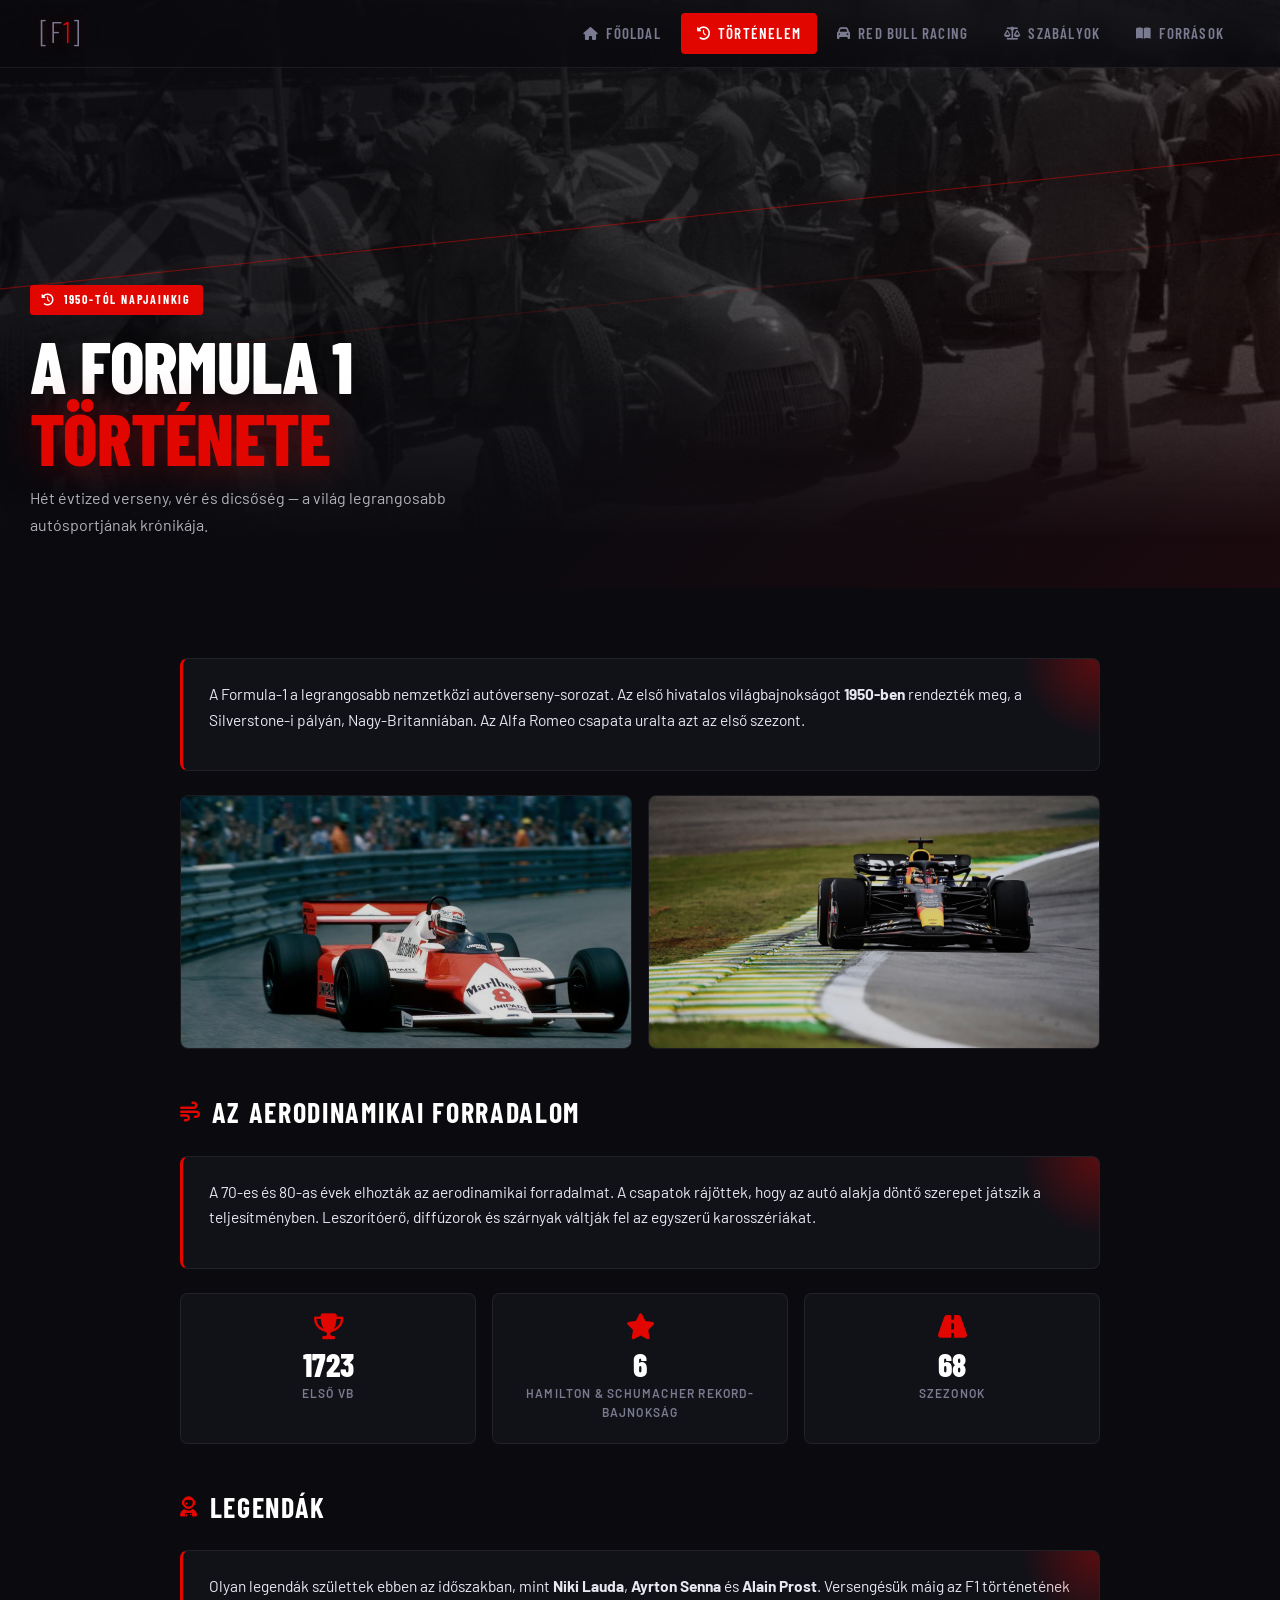
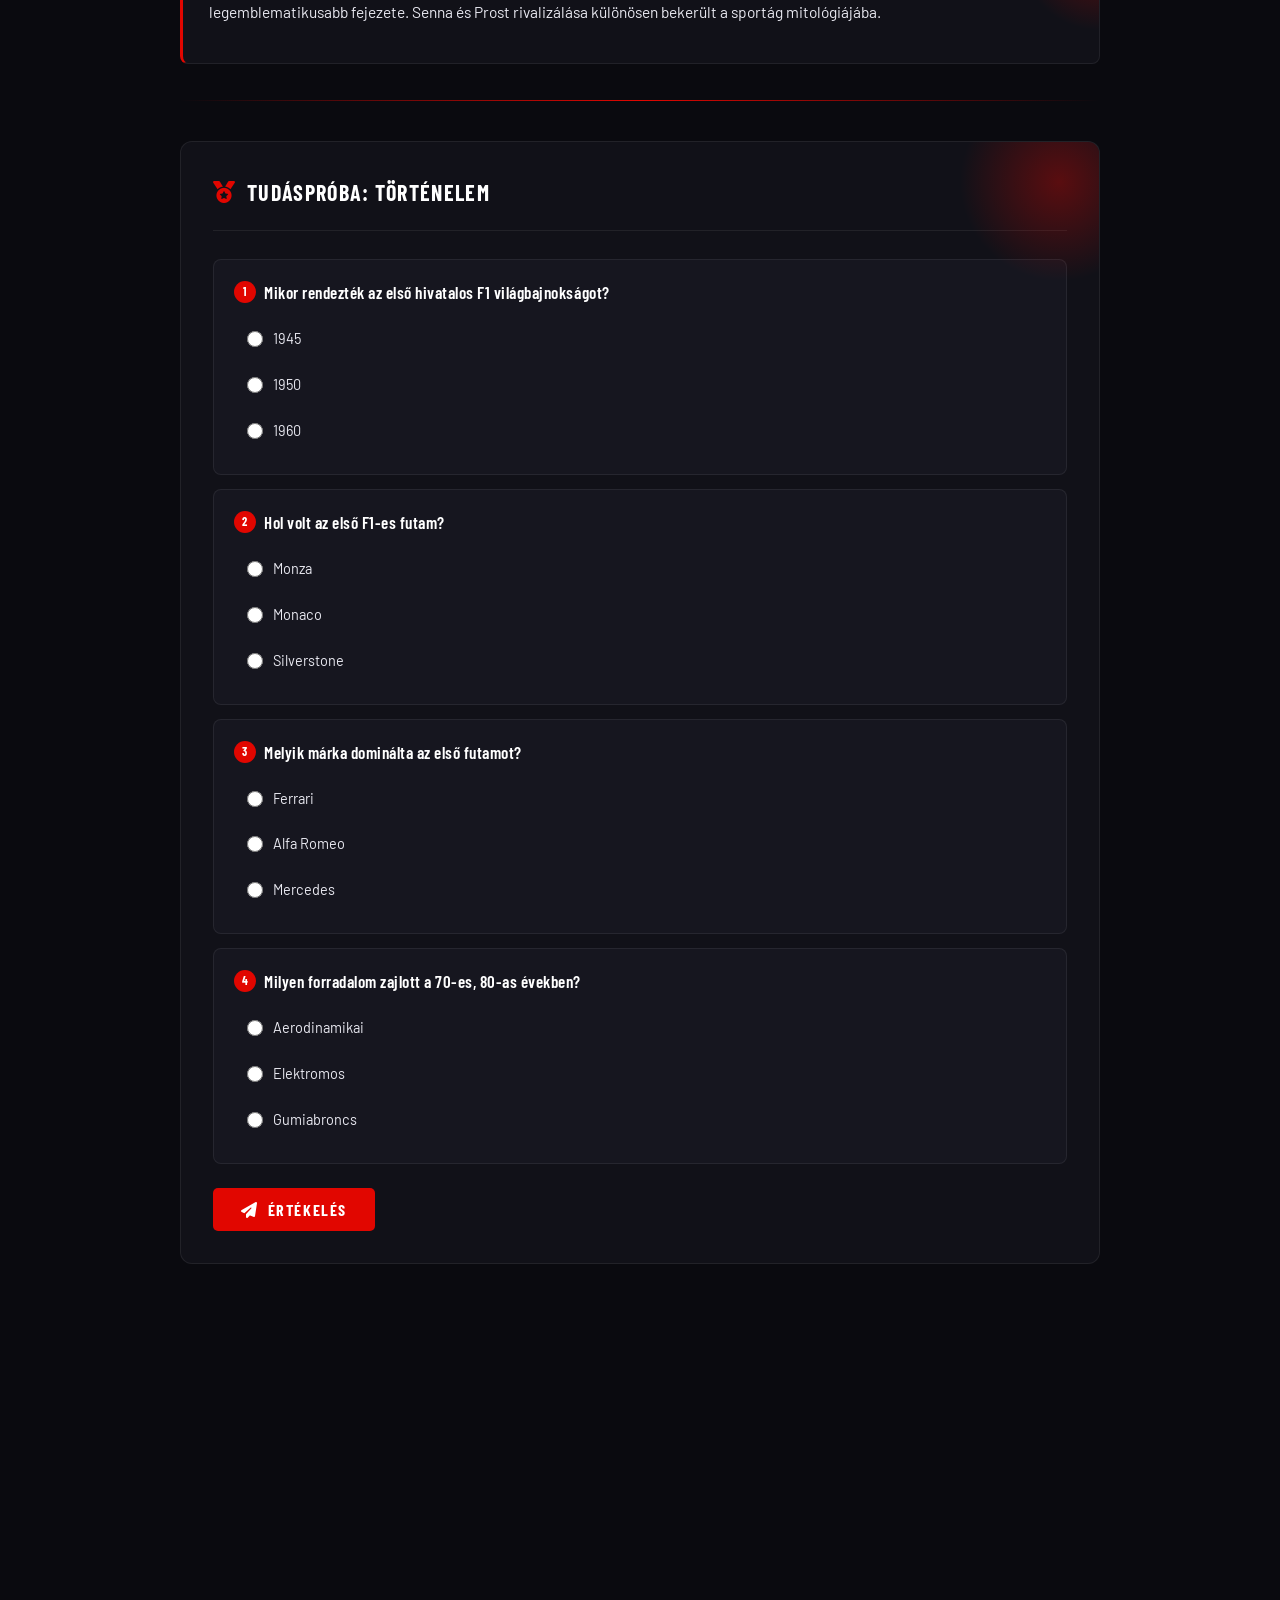
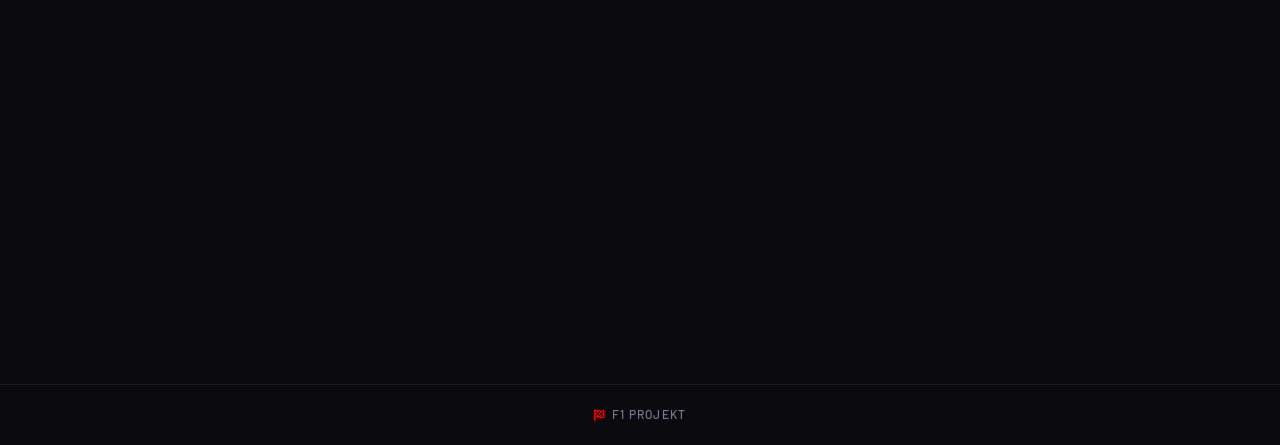
<file: tortenelem.html>
<!DOCTYPE html>
<html lang="hu">
<head>
    <meta charset="UTF-8">
    <meta name="viewport" content="width=device-width, initial-scale=1.0">
    <title>F1 Projekt — Történelem</title>
    <link rel="stylesheet" href="style/css/style.css">
    <link rel="stylesheet" href="https://cdnjs.cloudflare.com/ajax/libs/font-awesome/6.5.0/css/all.min.css">
    <script src="style/js/script.js" defer></script>
</head>
<body>

    <nav>
         <a href="index.html" class="logo">
              <rect width="120" height="40" rx="4" fill="#e10600"/>
              <polygon points="48,6 62,6 38,34 24,34" fill="#ffffff"/>
            </svg>
            <span class="bracket"><span class="bracket">[</span>F<span>1</span><span class="bracket">]</span>&nbsp;
        </a>     
        <div class="menu-links">
            <a href="index.html"><i class="fa-solid fa-house"></i> Főoldal</a>
            <a href="tortenelem.html" class="active"><i class="fa-solid fa-clock-rotate-left"></i> Történelem</a>
            <a href="redbull.html"><i class="fa-solid fa-car"></i>Red Bull Racing</a>
            <a href="szabalyok.html"><i class="fa-solid fa-scale-balanced"></i> Szabályok</a>
            <a href="forrasok.html" ><i class="fa-solid fa-book-open"></i> Források</a>

        </div>
    </nav>

    <div class="page-wrapper">
  <div class="hero-regi-wrap">
            <img src="style/img/tortenet.jpg" alt="Régi F1 autók">
        </div>
        <section class="hero">
          <div class="hero-overlay"></div>
            <div class="hero-lines"></div>
            <div class="hero-content">
                <div class="hero-tag"><i class="fa-solid fa-clock-rotate-left"></i> 1950-tól napjainkig</div>
                <h1>A Formula&nbsp;1<br><em>Története</em></h1>
                <p class="hero-subtitle">Hét évtized verseny, vér és dicsőség — a világ legrangosabb autósportjának krónikája.</p>
            </div>
        </section>

        <div class="page-content">

            <div class="info-card reveal">
                <p>A Formula-1 a legrangosabb nemzetközi autóverseny-sorozat. Az első hivatalos világbajnokságot <strong>1950-ben</strong> rendezték meg, a Silverstone-i pályán, Nagy-Britanniában. Az Alfa Romeo csapata uralta azt az első szezont.</p>
            </div>

            <div class="img-container reveal reveal-delay-1">
                <div class="img-frame" data-caption="Klasszikus F1 versenyautó">
                    <img src="style/img/lauda.jpg" alt="Régi F1 autó">
                </div>
                <div class="img-frame" data-caption="Modern korszak">
                    <img src="style/img/verstappen.webp" alt="Modern F1 autó">
                </div>
            </div>

            <h2 class="reveal"><i class="fa-solid fa-wind"></i> Az Aerodinamikai Forradalom</h2>
            <div class="info-card reveal reveal-delay-1">
                <p>A 70-es és 80-as évek elhozták az aerodinamikai forradalmat. A csapatok rájöttek, hogy az autó alakja döntő szerepet játszik a teljesítményben. Leszorítóerő, diffúzorok és szárnyak váltják fel az egyszerű karosszériákat.</p>
            </div>

            <div class="stat-grid reveal reveal-delay-2">
                <div class="stat-item">
                    <i class="fa-solid fa-trophy stat-icon"></i>
                    <span class="stat-number" data-target="1950">0</span>
                    <span class="stat-label">Első VB</span>
                </div>
                <div class="stat-item">
                    <i class="fa-solid fa-star stat-icon"></i>
                    <span class="stat-number" data-target="7">0</span>
                    <span class="stat-label">Hamilton & Schumacher rekord-bajnokság</span>
                </div>
                <div class="stat-item">
                    <i class="fa-solid fa-road stat-icon"></i>
                    <span class="stat-number" data-target="77">0</span>
                    <span class="stat-label">Szezonok</span>
                </div>
            </div>

            <h2 class="reveal"><i class="fa-solid fa-user-astronaut"></i> Legendák</h2>
            <div class="info-card reveal reveal-delay-1">
                <p>Olyan legendák születtek ebben az időszakban, mint <strong>Niki Lauda</strong>, <strong>Ayrton Senna</strong> és <strong>Alain Prost</strong>. Versengésük máig az F1 történetének legemblematikusabb fejezete. Senna és Prost rivalizálása különösen bekerült a sportág mitológiájába.</p>
            </div>

            <div class="section-divider reveal"></div>

            <!-- QUIZ -->
            <div class="quiz-container reveal">
                <div class="quiz-header">
                    <i class="fa-solid fa-medal"></i>
                    <h2>Tudáspróba: Történelem</h2>
                </div>
                <form id="quiz1">
                    <div class="question">
                        <p><span class="q-num">1</span> Mikor rendezték az első hivatalos F1 világbajnokságot?</p>
                        <label><input type="radio" name="q1" value="a" required> 1945</label>
                        <label><input type="radio" name="q1" value="b"> 1950</label>
                        <label><input type="radio" name="q1" value="c"> 1960</label>
                    </div>
                    <div class="question">
                        <p><span class="q-num">2</span> Hol volt az első F1-es futam?</p>
                        <label><input type="radio" name="q2" value="a" required> Monza</label>
                        <label><input type="radio" name="q2" value="b"> Monaco</label>
                        <label><input type="radio" name="q2" value="c"> Silverstone</label>
                    </div>
                    <div class="question">
                        <p><span class="q-num">3</span> Melyik márka dominálta az első futamot?</p>
                        <label><input type="radio" name="q3" value="a" required> Ferrari</label>
                        <label><input type="radio" name="q3" value="b"> Alfa Romeo</label>
                        <label><input type="radio" name="q3" value="c"> Mercedes</label>
                    </div>
                    <div class="question">
                        <p><span class="q-num">4</span> Milyen forradalom zajlott a 70-es, 80-as években?</p>
                        <label><input type="radio" name="q4" value="a" required> Aerodinamikai</label>
                        <label><input type="radio" name="q4" value="b"> Elektromos</label>
                        <label><input type="radio" name="q4" value="c"> Gumiabroncs</label>
                    </div>
                    <button type="submit" class="submit-btn">
                        <i class="fa-solid fa-paper-plane"></i> Értékelés
                    </button>
                    <div id="res1" class="result"></div>
                </form>
            </div>

        </div>

        <!-- SCROLL-REVEAL IMAGE: régi verseny, alulról felbukkanó -->
        <div class="scroll-reveal-img-wrap" data-reveal-img>
            <img src="style/img/f1history.jpg" alt="Régi Formula 1 verseny rajtja">
        </div>

        <div class="footer-strip">
            <span><i class="fa-solid fa-flag-checkered"></i></span> &nbsp;F1 Projekt
        </div>

    </div>
</body>
</html>
</file>
<file: style/css/style.css>
/* âââââââââââââââââââââââââââââââââââââââââââ
   F1 PROJECT â LUXURY DARK MOTORSPORT THEME
   âââââââââââââââââââââââââââââââââââââââââââ */

@import url('https://fonts.googleapis.com/css2?family=Barlow+Condensed:wght@400;600;700;800&family=Barlow:wght@300;400;500;600&display=swap');

:root {
    --red:        #e10600;
    --red-dark:   #a00400;
    --red-glow:   rgba(225, 6, 0, 0.35);
    --gold:       #c9a84c;
    --bg:         #0a0a0f;
    --bg-card:    #111118;
    --bg-raised:  #16161f;
    --border:     rgba(255,255,255,0.07);
    --text:       #e8e8f0;
    --muted:      #7a7a90;
    --white:      #ffffff;
    --nav-h:      68px;
}

/* ââ RESET & BASE ââ */
*, *::before, *::after { margin: 0; padding: 0; box-sizing: border-box; }

html { scroll-behavior: smooth; }

body {
    background: var(--bg);
    color: var(--text);
    font-family: 'Barlow', sans-serif;
    font-weight: 400;
    line-height: 1.65;
    overflow-x: hidden;
}

/* ââ SCROLLBAR ââ */
::-webkit-scrollbar { width: 6px; }
::-webkit-scrollbar-track { background: var(--bg); }
::-webkit-scrollbar-thumb { background: var(--red); border-radius: 3px; }

/* ââââââââââââââââââ
   NAVIGATION
ââââââââââââââââââ */
nav {
    position: fixed;
    top: 0; left: 0; right: 0;
    height: var(--nav-h);
    background: rgba(10, 10, 15, 0.85);
    backdrop-filter: blur(18px);
    -webkit-backdrop-filter: blur(18px);
    border-bottom: 1px solid var(--border);
    display: flex;
    align-items: center;
    justify-content: space-between;
    padding: 0 40px;
    z-index: 1000;
    transition: box-shadow 0.3s;
}
nav.scrolled { box-shadow: 0 4px 30px rgba(0,0,0,0.6); }

.logo {
    font-family: 'Barlow Condensed', sans-serif;
    font-size: 26px;
    font-weight: 800;
    letter-spacing: 0.04em;
    color: var(--white);
    text-transform: uppercase;
    text-decoration: none;
    display: flex;
    align-items: center;
    gap: 2px;
}
.logo .bracket { color: var(--muted); font-weight: 300; }
.logo span {
    color: var(--red);
    font-size: 30px;
    line-height: 1;
    text-shadow: 0 0 20px var(--red-glow);
}

.menu-links {
    display: flex;
    align-items: center;
    gap: 4px;
}
.menu-links a {
    text-decoration: none;
    color: var(--muted);
    font-family: 'Barlow Condensed', sans-serif;
    font-size: 15px;
    font-weight: 600;
    letter-spacing: 0.08em;
    text-transform: uppercase;
    padding: 8px 16px;
    border-radius: 4px;
    transition: color 0.25s, background 0.25s;
    display: flex;
    align-items: center;
    gap: 7px;
    position: relative;
}
.menu-links a i { font-size: 13px; }
.menu-links a:hover { color: var(--white); background: rgba(255,255,255,0.06); }
.menu-links a.active {
    color: var(--white);
    background: var(--red);
    text-shadow: none;
}
.menu-links a.active:hover { background: var(--red-dark); }

/* Speed stripe accent under active */
.menu-links a.active::after { display: none; }

/* ââââââââââââââââââ
   PAGE WRAPPER
ââââââââââââââââââ */
.page-wrapper {
    padding-top: var(--nav-h);
    min-height: 100vh;
}

/* ââââââââââââââââââ
   HERO SECTION
ââââââââââââââââââ */
.hero {
    position: relative;
    width: 100%;
    height: 520px;
    overflow: hidden;
    display: flex;
    align-items: flex-end;
    padding: 50px 30px;
}
.hero-img-bg {
    position: absolute;
    inset: 0;
    width: 100%;
    height: 100%;
    object-fit: cover;
    object-position: center;
    transform: scale(1.05);
    transition: transform 8s ease-out;
}
.hero.loaded .hero-img-bg { transform: scale(1); }
.hero-overlay {
    position: absolute;
    inset: 0;
    background: linear-gradient(
        135deg,
        rgba(10,10,15,0.85) 0%,
        rgba(10,10,15,0.5) 50%,
        rgba(225,6,0,0.08) 100%
    );
}
/* Speed lines decoration */
.hero-lines {
    position: absolute;
    inset: 0;
    overflow: hidden;
    pointer-events: none;
}
.hero-lines::before,
.hero-lines::after {
    content: '';
    position: absolute;
    background: var(--red);
    opacity: 0.5;
    transform-origin: left;
}
.hero-lines::before {
    width: 200%;
    height: 1px;
    top: 45%;
    left: -10%;
    transform: rotate(-6deg);
    box-shadow: 0 0 15px var(--red-glow);
    animation: speedLine 4s ease-in-out infinite;
}
.hero-lines::after {
    width: 100%;
    height: 1px;
    top: 55%;
    left: 10%;
    transform: rotate(-6deg);
    opacity: 0.2;
    animation: speedLine 4s ease-in-out 0.5s infinite;
}
@keyframes speedLine {
    0%, 100% { opacity: 0.3; transform: rotate(-6deg) scaleX(0.8); }
    50%       { opacity: 0.6; transform: rotate(-6deg) scaleX(1.1); }
}

.hero-content {
    position: relative;
    z-index: 2;
}
.hero-tag {
    display: inline-flex;
    align-items: center;
    gap: 8px;
    background: var(--red);
    color: var(--white);
    font-family: 'Barlow Condensed', sans-serif;
    font-size: 12px;
    font-weight: 700;
    letter-spacing: 0.15em;
    text-transform: uppercase;
    padding: 5px 12px;
    border-radius: 3px;
    margin-bottom: 14px;
}
.hero h1 {
    font-family: 'Barlow Condensed', sans-serif;
    font-size: clamp(40px, 6vw, 72px);
    font-weight: 800;
    line-height: 1.0;
    letter-spacing: -0.01em;
    text-transform: uppercase;
    color: var(--white);
    margin: 0 0 12px;
    text-shadow: 0 2px 30px rgba(0,0,0,0.8);
    border: none;
}
.hero h1 em {
    font-style: normal;
    color: var(--red);
    text-shadow: 0 0 40px var(--red-glow);
}
.hero-subtitle {
    color: rgba(232,232,240,0.75);
    font-size: 16px;
    max-width: 520px;
    margin-bottom: 0;
}

/* ââââââââââââââââââ
   PAGE CONTENT
ââââââââââââââââââ */
.page-content {
    max-width: 1000px;
    margin: 0 auto;
    padding: 50px 40px 60px;
}

/* Section headings */
h2 {
    font-family: 'Barlow Condensed', sans-serif;
    font-size: 28px;
    font-weight: 700;
    text-transform: uppercase;
    letter-spacing: 0.06em;
    color: var(--white);
    margin: 40px 0 14px;
    display: flex;
    align-items: center;
    gap: 10px;
}
h2 i { color: var(--red); font-size: 20px; }

h3 {
    font-family: 'Barlow Condensed', sans-serif;
    font-size: 18px;
    font-weight: 600;
    text-transform: uppercase;
    letter-spacing: 0.08em;
    color: var(--gold);
    margin-bottom: 12px;
}

p { margin-bottom: 16px; color: var(--text); font-size: 15.5px; }

/* ââ INFO CARD ââ */
.info-card {
    background: var(--bg-card);
    border: 1px solid var(--border);
    border-left: 3px solid var(--red);
    border-radius: 8px;
    padding: 22px 26px;
    margin: 20px 0;
    position: relative;
    overflow: hidden;
    transition: border-color 0.3s, transform 0.3s, box-shadow 0.3s;
}
.info-card:hover {
    border-color: var(--red);
    transform: translateY(-2px);
    box-shadow: 0 8px 30px rgba(0,0,0,0.4), 0 0 20px var(--red-glow);
}
.info-card::before {
    content: '';
    position: absolute;
    top: 0; right: 0;
    width: 80px; height: 80px;
    background: radial-gradient(circle at top right, var(--red-glow), transparent 70%);
    pointer-events: none;
}

/* ââ STAT GRID ââ */
.stat-grid {
    display: grid;
    grid-template-columns: repeat(auto-fit, minmax(180px, 1fr));
    gap: 16px;
    margin: 24px 0;
}
.stat-item {
    background: var(--bg-card);
    border: 1px solid var(--border);
    border-radius: 8px;
    padding: 20px;
    text-align: center;
    transition: transform 0.3s, box-shadow 0.3s, border-color 0.3s;
    cursor: default;
}
.stat-item:hover {
    transform: translateY(-4px);
    box-shadow: 0 12px 35px rgba(0,0,0,0.5);
    border-color: rgba(225,6,0,0.4);
}
.stat-icon {
    font-size: 26px;
    color: var(--red);
    margin-bottom: 8px;
    display: block;
}
.stat-number {
    font-family: 'Barlow Condensed', sans-serif;
    font-size: 32px;
    font-weight: 800;
    color: var(--white);
    line-height: 1;
    display: block;
}
.stat-label {
    font-size: 12px;
    font-weight: 600;
    letter-spacing: 0.1em;
    text-transform: uppercase;
    color: var(--muted);
    margin-top: 4px;
    display: block;
}

/* ââ IMAGES ââ */
.img-container {
    display: grid;
    grid-template-columns: 1fr 1fr;
    gap: 16px;
    margin: 24px 0;
}
.img-frame {
    position: relative;
    border-radius: 8px;
    overflow: hidden;
    aspect-ratio: 16/9;
    border: 1px solid var(--border);
}
.img-frame img {
    width: 100%;
    height: 100%;
    object-fit: cover;
    display: block;
    transition: transform 0.5s ease;
    filter: brightness(0.85) saturate(0.9);
}
.img-frame:hover img {
    transform: scale(1.06);
    filter: brightness(1) saturate(1.1);
}
.img-frame::after {
    content: attr(data-caption);
    position: absolute;
    bottom: 0; left: 0; right: 0;
    background: linear-gradient(transparent, rgba(0,0,0,0.75));
    color: var(--white);
    font-size: 12px;
    font-weight: 500;
    letter-spacing: 0.06em;
    padding: 20px 14px 10px;
    opacity: 0;
    transition: opacity 0.3s;
}
.img-frame:hover::after { opacity: 1; }

/* ââ CREATORS ââ */
.creators {
    background: var(--bg-card);
    border: 1px solid var(--border);
    border-radius: 10px;
    padding: 24px 28px;
    margin-top: 30px;
    position: relative;
    overflow: hidden;
}
.creators::before {
    content: '';
    position: absolute;
    top: 0; left: 0; right: 0;
    height: 3px;
    background: linear-gradient(90deg, var(--red), var(--gold), var(--red));
    background-size: 200% 100%;
    animation: shimmer 3s linear infinite;
}
@keyframes shimmer {
    0%   { background-position: 0% 0%; }
    100% { background-position: 200% 0%; }
}
.creators ul { list-style: none; display: flex; flex-direction: column; gap: 10px; }
.creators li {
    display: flex;
    align-items: center;
    gap: 12px;
    padding: 10px 14px;
    background: var(--bg-raised);
    border-radius: 6px;
    font-size: 14.5px;
    border: 1px solid var(--border);
    transition: border-color 0.25s, transform 0.25s;
}
.creators li:hover { border-color: rgba(225,6,0,0.3); transform: translateX(4px); }
.creators li .role-icon {
    width: 34px; height: 34px;
    background: var(--red);
    border-radius: 50%;
    display: flex;
    align-items: center;
    justify-content: center;
    flex-shrink: 0;
    font-size: 13px;
    color: white;
}
.creators li strong { color: var(--white); }
.creators li .role-text { color: var(--muted); font-size: 13px; }

/* ââââââââââââââââââ
   QUIZ
ââââââââââââââââââ */
.quiz-container {
    background: var(--bg-card);
    border: 1px solid var(--border);
    border-radius: 12px;
    padding: 32px;
    margin-top: 40px;
    position: relative;
    overflow: hidden;
}
.quiz-container::before {
    content: '';
    position: absolute;
    top: -60px; right: -60px;
    width: 200px; height: 200px;
    background: radial-gradient(circle, var(--red-glow) 0%, transparent 70%);
    pointer-events: none;
}
.quiz-header {
    display: flex;
    align-items: center;
    gap: 12px;
    margin-bottom: 28px;
    padding-bottom: 20px;
    border-bottom: 1px solid var(--border);
}
.quiz-header i {
    font-size: 22px;
    color: var(--red);
}
.quiz-header h2 {
    margin: 0;
    padding: 0;
    border: none;
    font-size: 22px;
}

.question {
    background: var(--bg-raised);
    border: 1px solid var(--border);
    border-radius: 8px;
    padding: 18px 20px;
    margin-bottom: 14px;
    transition: border-color 0.3s;
}
.question:hover { border-color: rgba(225,6,0,0.25); }

.question p {
    font-family: 'Barlow Condensed', sans-serif;
    font-size: 17px;
    font-weight: 600;
    letter-spacing: 0.03em;
    color: var(--white);
    margin-bottom: 12px;
    display: flex;
    align-items: center;
    gap: 8px;
}
.q-num {
    display: inline-flex;
    align-items: center;
    justify-content: center;
    width: 22px; height: 22px;
    background: var(--red);
    color: white;
    font-size: 12px;
    font-weight: 700;
    border-radius: 50%;
    flex-shrink: 0;
}

.question label {
    display: flex;
    align-items: center;
    gap: 10px;
    padding: 8px 12px;
    border-radius: 5px;
    cursor: pointer;
    font-size: 14.5px;
    color: var(--text);
    transition: background 0.2s, color 0.2s;
    margin-bottom: 4px;
    border: 1px solid transparent;
}
.question label:hover { background: rgba(255,255,255,0.05); border-color: var(--border); }
.question label:has(input:checked) {
    background: rgba(225,6,0,0.12);
    border-color: rgba(225,6,0,0.4);
    color: var(--white);
}

.question input[type="radio"] {
    accent-color: var(--red);
    width: 16px; height: 16px;
    flex-shrink: 0;
    cursor: pointer;
}

.submit-btn {
    display: inline-flex;
    align-items: center;
    gap: 9px;
    background: var(--red);
    color: white;
    border: none;
    padding: 12px 28px;
    font-family: 'Barlow Condensed', sans-serif;
    font-size: 16px;
    font-weight: 700;
    letter-spacing: 0.1em;
    text-transform: uppercase;
    cursor: pointer;
    border-radius: 5px;
    margin-top: 10px;
    transition: background 0.25s, transform 0.2s, box-shadow 0.25s;
    position: relative;
    overflow: hidden;
}
.submit-btn::after {
    content: '';
    position: absolute;
    inset: 0;
    background: linear-gradient(120deg, transparent 30%, rgba(255,255,255,0.15) 50%, transparent 70%);
    transform: translateX(-100%);
    transition: transform 0.5s;
}
.submit-btn:hover::after { transform: translateX(100%); }
.submit-btn:hover { background: var(--red-dark); box-shadow: 0 4px 20px var(--red-glow); }
.submit-btn:active { transform: scale(0.97); }

.result {
    margin-top: 16px;
    padding: 14px 18px;
    border-radius: 6px;
    font-family: 'Barlow Condensed', sans-serif;
    font-size: 20px;
    font-weight: 700;
    letter-spacing: 0.05em;
    display: none;
    align-items: center;
    gap: 10px;
    animation: resultIn 0.4s cubic-bezier(0.34, 1.56, 0.64, 1) forwards;
}
.result.show { display: flex; }
@keyframes resultIn {
    from { opacity: 0; transform: translateY(8px) scale(0.97); }
    to   { opacity: 1; transform: translateY(0) scale(1); }
}
.result.green { background: rgba(34,197,94,0.12); border: 1px solid rgba(34,197,94,0.35); color: #4ade80; }
.result.orange { background: rgba(251,146,60,0.12); border: 1px solid rgba(251,146,60,0.35); color: #fb923c; }
.result.red    { background: rgba(225,6,0,0.12); border: 1px solid rgba(225,6,0,0.35); color: #f87171; }

/* ââââââââââââââââââ
   SCROLL REVEAL
ââââââââââââââââââ */
.reveal {
    opacity: 0;
    transform: translateY(28px);
    transition: opacity 0.65s cubic-bezier(0.4,0,0.2,1), transform 0.65s cubic-bezier(0.4,0,0.2,1);
}
.reveal.visible { opacity: 1; transform: translateY(0); }
.reveal-delay-1 { transition-delay: 0.1s; }
.reveal-delay-2 { transition-delay: 0.2s; }
.reveal-delay-3 { transition-delay: 0.3s; }
.reveal-delay-4 { transition-delay: 0.4s; }

/* ââââââââââââââââââ
   PAGE DIVIDER
ââââââââââââââââââ */
.section-divider {
    height: 1px;
    background: linear-gradient(90deg, transparent, var(--red), transparent);
    margin: 36px 0;
    opacity: 0.4;
}

/* ââââââââââââââââââ
   FOOTER STRIP
ââââââââââââââââââ */
.footer-strip {
    text-align: center;
    padding: 20px;
    font-size: 12px;
    font-weight: 500;
    letter-spacing: 0.1em;
    text-transform: uppercase;
    color: var(--muted);
    border-top: 1px solid var(--border);
    margin-top: 60px;
}
.footer-strip span { color: var(--red); }

/* ââââââââââââââââââââââââââââââââââââââ
   F1 LOGO IN NAV
ââââââââââââââââââââââââââââââââââââââ */
/* .nav-f1-logo {
    height: 28px;
    width: auto;
    display: block;
    flex-shrink: 0; 
}*/

/* ââââââââââââââââââââââââââââââââââââââ
   FĹOLDAL â FERRARI HERO BLEND (top)
ââââââââââââââââââââââââââââââââââââââ */
.hero-ferrari-wrap {
    position: relative;
    width: 100%;
    height: 500px;          /* tall, impactful */
    overflow: hidden;
    margin-top: 0;
    pointer-events: none;
}
.hero-ferrari-wrap img {
    position: absolute;
    inset: 0;
    width: 100%;
    height: 60%;
    object-fit: cover;
    object-position: center 45%;
    /* NO blur â sharp, vivid image */
    filter: brightness(0.82) saturate(1.2);
    /* stays fully visible until ~55%, then fades very gently */
    -webkit-mask-image: linear-gradient(to bottom,
        rgba(0,0,0,1)    0%,
        rgba(0,0,0,1)    55%,
        rgba(0,0,0,0.7)  73%,
        rgba(0,0,0,0.2)  90%,
        rgba(0,0,0,0)    100%);
    mask-image: linear-gradient(to bottom,
        rgba(0,0,0,1)    0%,
        rgba(0,0,0,1)    55%,
        rgba(0,0,0,0.7)  73%,
        rgba(0,0,0,0.2)  90%,
        rgba(0,0,0,0)    100%);
}
.hero-regi-wrap img {
    position: absolute;
    inset: 0;
    width: 100%;
    height: 60%;
    object-fit: cover;
    object-position: center 45%;
    /* NO blur â sharp, vivid image */
    filter: brightness(0.82) saturate(1.2);
    /* stays fully visible until ~55%, then fades very gently */
    -webkit-mask-image: linear-gradient(to bottom,
        rgba(0,0,0,1)    0%,
        rgba(0,0,0,1)    55%,
        rgba(0,0,0,0.7)  73%,
        rgba(0,0,0,0.2)  90%,
        rgba(0,0,0,0)    100%);
    mask-image: linear-gradient(to bottom,
        rgba(0,0,0,1)    0%,
        rgba(0,0,0,1)    55%,
        rgba(0,0,0,0.7)  73%,
        rgba(0,0,0,0.2)  90%,
        rgba(0,0,0,0)    100%);
}
.hero-header-wrap img {
    position: absolute;
    inset: 0;
    width: 100%;
    height: 60%;
    object-fit: cover;
    object-position: center 45%;
    /* NO blur â sharp, vivid image */
    filter: brightness(0.82) saturate(1.2);
    /* stays fully visible until ~55%, then fades very gently */
    -webkit-mask-image: linear-gradient(to bottom,
        rgba(0,0,0,1)    0%,
        rgba(0,0,0,1)    55%,
        rgba(0,0,0,0.7)  73%,
        rgba(0,0,0,0.2)  90%,
        rgba(0,0,0,0)    100%);
    mask-image: linear-gradient(to bottom,
        rgba(0,0,0,1)    0%,
        rgba(0,0,0,1)    55%,
        rgba(0,0,0,0.7)  73%,
        rgba(0,0,0,0.2)  90%,
        rgba(0,0,0,0)    100%);
}
/* ââââââââââââââââââââââââââââââââââââââ
   LEĂRĂ OLDALAK â SCROLL-REVEAL (bottom)
ââââââââââââââââââââââââââââââââââââââ */
.scroll-reveal-img-wrap {
    position: relative;
    width: 100%;
    height: 600px;
    overflow: hidden;
    margin-top: 0;
    pointer-events: none;
}
.scroll-reveal-img-wrap img {
    position: absolute;
    inset: 0;
    width: 100%;
    height: 100%;
    object-fit: cover;
    object-position: center;
    opacity: 0;
    /* filter: blur(20px) brightness(0.6) saturate(0.8); */
    -webkit-mask-image: linear-gradient(to top,
        rgba(0,0,0,1)    0%,
        rgba(0,0,0,1)    50%,
        rgba(0,0,0,0.5)  78%,
        rgba(0,0,0,0)    100%);
    mask-image: linear-gradient(to top,
        rgba(0,0,0,1)    0%,
        rgba(0,0,0,1)    50%,
        rgba(0,0,0,0.5)  78%,
        rgba(0,0,0,0)    100%);
    will-change: opacity, filter;
    /* smooth when JS isn't yet driving it */
    transition: opacity 0.3s ease, filter 0.3s ease;
}
/* JS drives opacity + blur via CSS vars */
.scroll-reveal-img-wrap.in-view img {
    opacity: var(--img-opacity, 0);
    /* filter: blur(var(--img-blur, 20px)) brightness(0.8) saturate(1.1); */
    transition: none; /* JS animates continuously on scroll */
}

/* ââââââââââââââââââââââââââââââââââââââââââ
   SZABĂLYOK PAGE â FLAG CARDS & TECH CARDS
ââââââââââââââââââââââââââââââââââââââââââ */

/* ââ FLAG CARDS ââ */
.flag-grid {
    display: grid;
    grid-template-columns: repeat(auto-fit, minmax(200px, 1fr));
    gap: 14px;
    margin: 20px 0;
}
.flag-card {
    background: var(--bg-card);
    border: 1px solid var(--border);
    border-radius: 8px;
    padding: 18px 16px;
    display: flex;
    align-items: flex-start;
    gap: 14px;
    transition: transform 0.3s, box-shadow 0.3s, border-color 0.3s;
    cursor: default;
}
.flag-card:hover {
    transform: translateY(-3px);
    box-shadow: 0 10px 30px rgba(0,0,0,0.4);
}
.flag-dot {
    width: 34px; height: 34px;
    border-radius: 6px;
    flex-shrink: 0;
    display: flex;
    align-items: center;
    justify-content: center;
    font-size: 16px;
}
.flag-card .flag-name {
    font-family: 'Barlow Condensed', sans-serif;
    font-size: 16px;
    font-weight: 700;
    letter-spacing: 0.05em;
    text-transform: uppercase;
    margin-bottom: 4px;
}
.flag-card .flag-desc { font-size: 13px; color: var(--muted); margin: 0; }

/* Flag colour variants */
.flag-yellow { background: rgba(253,224,71,0.15); border-color: rgba(253,224,71,0.3); }
.flag-yellow .flag-dot { background: #fde047; color: #000; }
.flag-yellow .flag-name { color: #fde047; }
.flag-yellow:hover { border-color: rgba(253,224,71,0.6); }

.flag-red-f { background: rgba(225,6,0,0.1); border-color: rgba(225,6,0,0.3); }
.flag-red-f .flag-dot { background: var(--red); color: #fff; }
.flag-red-f .flag-name { color: #f87171; }
.flag-red-f:hover { border-color: rgba(225,6,0,0.55); }

.flag-blue { background: rgba(59,130,246,0.1); border-color: rgba(59,130,246,0.3); }
.flag-blue .flag-dot { background: #3b82f6; color: #fff; }
.flag-blue .flag-name { color: #93c5fd; }
.flag-blue:hover { border-color: rgba(59,130,246,0.55); }

.flag-white { background: rgba(255,255,255,0.04); border-color: rgba(255,255,255,0.15); }
.flag-white .flag-dot { background: #e8e8f0; color: #000; }
.flag-white .flag-name { color: #e8e8f0; }

.flag-black { background: rgba(255,255,255,0.03); border-color: rgba(255,255,255,0.1); }
.flag-black .flag-dot { background: #333; color: #fff; border: 1px solid rgba(255,255,255,0.2); }
.flag-black .flag-name { color: var(--muted); }

.flag-checker { background: rgba(201,168,76,0.08); border-color: rgba(201,168,76,0.3); }
.flag-checker .flag-dot { background: linear-gradient(135deg,#fff 25%,#000 25%,#000 50%,#fff 50%,#fff 75%,#000 75%); color: transparent; }
.flag-checker .flag-name { color: var(--gold); }
.flag-checker:hover { border-color: rgba(201,168,76,0.55); }

/* ââ POINTS TABLE ââ */
.points-table {
    width: 100%;
    border-collapse: collapse;
    margin: 16px 0;
    font-size: 14px;
}
.points-table th {
    font-family: 'Barlow Condensed', sans-serif;
    font-size: 13px;
    font-weight: 700;
    letter-spacing: 0.1em;
    text-transform: uppercase;
    color: var(--muted);
    padding: 10px 14px;
    text-align: left;
    border-bottom: 1px solid var(--border);
}
.points-table td {
    padding: 9px 14px;
    border-bottom: 1px solid rgba(255,255,255,0.04);
    color: var(--text);
}
.points-table tr:first-child td { color: var(--gold); font-weight: 600; }
.points-table tr:hover td { background: rgba(255,255,255,0.03); }
.points-table .pos-badge {
    display: inline-flex;
    align-items: center;
    justify-content: center;
    width: 22px; height: 22px;
    background: var(--bg-raised);
    border-radius: 50%;
    font-size: 12px;
    font-weight: 700;
    color: var(--muted);
    border: 1px solid var(--border);
}
.points-table tr:first-child .pos-badge { background: var(--gold); color: #000; border-color: var(--gold); }
.points-table tr:nth-child(2) .pos-badge { background: #b0b0b0; color: #000; border-color: #b0b0b0; }
.points-table tr:nth-child(3) .pos-badge { background: #cd7f32; color: #000; border-color: #cd7f32; }

/* ââ 2026 TECH CARDS ââ */
.tech-grid-2026 {
    display: grid;
    grid-template-columns: repeat(auto-fit, minmax(220px, 1fr));
    gap: 14px;
    margin: 20px 0;
}
.tech-card-2026 {
    background: var(--bg-card);
    border: 1px solid var(--border);
    border-radius: 8px;
    padding: 18px 16px;
    display: flex;
    align-items: flex-start;
    gap: 14px;
    transition: transform 0.3s, box-shadow 0.3s, border-color 0.3s;
}
.tech-card-2026:hover {
    transform: translateY(-3px);
    box-shadow: 0 10px 30px rgba(0,0,0,0.4);
}
.tech-icon-2026 {
    width: 38px; height: 38px;
    border-radius: 8px;
    flex-shrink: 0;
    display: flex;
    align-items: center;
    justify-content: center;
    font-size: 17px;
}
.tech-card-2026 .tech-title-2026 {
    font-family: 'Barlow Condensed', sans-serif;
    font-size: 15px;
    font-weight: 700;
    letter-spacing: 0.05em;
    text-transform: uppercase;
    margin-bottom: 5px;
}
.tech-card-2026 .tech-desc-2026 { font-size: 13px; color: var(--muted); margin: 0; line-height: 1.5; }

/* Tech card colour variants */
.tc-electric { border-color: rgba(99,202,255,0.3); }
.tc-electric .tech-icon-2026 { background: rgba(99,202,255,0.15); color: #63caff; }
.tc-electric .tech-title-2026 { color: #63caff; }
.tc-electric:hover { border-color: rgba(99,202,255,0.55); }

.tc-aero { border-color: rgba(167,139,250,0.3); }
.tc-aero .tech-icon-2026 { background: rgba(167,139,250,0.15); color: #a78bfa; }
.tc-aero .tech-title-2026 { color: #a78bfa; }
.tc-aero:hover { border-color: rgba(167,139,250,0.55); }

.tc-fuel { border-color: rgba(52,211,153,0.3); }
.tc-fuel .tech-icon-2026 { background: rgba(52,211,153,0.15); color: #34d399; }
.tc-fuel .tech-title-2026 { color: #34d399; }
.tc-fuel:hover { border-color: rgba(52,211,153,0.55); }

.tc-chassis { border-color: rgba(251,191,36,0.3); }
.tc-chassis .tech-icon-2026 { background: rgba(251,191,36,0.15); color: #fbbf24; }
.tc-chassis .tech-title-2026 { color: #fbbf24; }
.tc-chassis:hover { border-color: rgba(251,191,36,0.55); }

/* ââ MODE PILL BADGES ââ */
.mode-pill {
    display: inline-block;
    font-family: 'Barlow Condensed', sans-serif;
    font-size: 11px;
    font-weight: 700;
    letter-spacing: 0.08em;
    text-transform: uppercase;
    padding: 2px 8px;
    border-radius: 4px;
    margin: 2px 2px 0 0;
}
.pill-x     { background: rgba(167,139,250,0.2);  color: #a78bfa; border: 1px solid rgba(167,139,250,0.4); }
.pill-z     { background: rgba(99,202,255,0.15);   color: #63caff; border: 1px solid rgba(99,202,255,0.35); }
.pill-ot    { background: rgba(225,6,0,0.15);      color: #f87171; border: 1px solid rgba(225,6,0,0.35); }
.pill-boost { background: rgba(251,191,36,0.15);   color: #fbbf24; border: 1px solid rgba(251,191,36,0.35); }

/* ââââââââââââââââââ
   RESPONSIVE
ââââââââââââââââââ */
@media (max-width: 680px) {
    nav { padding: 0 18px; }
    .menu-links a { font-size: 12px; padding: 6px 10px; }
    .menu-links a i { display: none; }
    .hero { height: 380px; padding: 30px 24px; }
    .page-content { padding: 30px 20px 40px; }
    .img-container { grid-template-columns: 1fr; }
    .stat-grid { grid-template-columns: 1fr 1fr; }
    .quiz-container { padding: 20px; }
}

/* ════════════════════════════════════════
   FORRÁSOK OLDAL — SOURCES PAGE SPECIFIC
   ════════════════════════════════════════ */

/* ─── SOURCES PAGE SPECIFIC ─── */

.sources-intro {
  max-width: 700px;
  margin: 0 auto 48px;
  text-align: center;
}
.sources-intro p {
  color: var(--muted);
  font-size: 15px;
  line-height: 1.7;
}

/* Category label */
.cat-header {
  display: flex;
  align-items: center;
  gap: 12px;
  margin: 48px 0 18px;
}
.cat-header i {
  font-size: 20px;
  color: var(--red);
}
.cat-header h2 {
  margin: 0;
  font-family: 'Barlow Condensed', sans-serif;
  font-size: 22px;
  font-weight: 700;
  text-transform: uppercase;
  letter-spacing: 0.08em;
  color: var(--white);
  border: none;
}
.cat-header h2::before { display: none; }
.cat-divider {
  flex: 1;
  height: 1px;
  background: var(--border);
}

/* Source cards grid */
.source-grid {
  display: grid;
  grid-template-columns: repeat(auto-fill, minmax(280px, 1fr));
  gap: 14px;
  margin-bottom: 8px;
}

/* Individual source card */
.source-card {
  background: var(--bg-card);
  border: 1px solid var(--border);
  border-left: 3px solid var(--red);
  border-radius: 8px;
  padding: 18px 20px 16px;
  text-decoration: none;
  color: inherit;
  display: flex;
  flex-direction: column;
  gap: 6px;
  position: relative;
  overflow: hidden;
  transition: border-color 0.3s, transform 0.3s, box-shadow 0.3s;
}
.source-card:hover {
  border-color: var(--red);
  transform: translateY(-3px);
  box-shadow: 0 8px 30px rgba(0,0,0,0.45), 0 0 18px var(--red-glow);
}
.source-card::before {
  content: '';
  position: absolute;
  top: 0; right: 0;
  width: 70px; height: 70px;
  background: radial-gradient(circle at top right, var(--red-glow), transparent 70%);
  pointer-events: none;
}

/* Gold left border variant for official sources */
.source-card.official {
  border-left-color: var(--gold);
}
.source-card.official::before {
  background: radial-gradient(circle at top right, rgba(201,168,76,0.2), transparent 70%);
}
.source-card.official:hover {
  box-shadow: 0 8px 30px rgba(0,0,0,0.45), 0 0 18px rgba(201,168,76,0.25);
}

.source-card-top {
  display: flex;
  align-items: center;
  justify-content: space-between;
  gap: 10px;
}
.source-badge {
  font-family: 'Barlow Condensed', sans-serif;
  font-size: 10px;
  font-weight: 700;
  letter-spacing: 0.14em;
  text-transform: uppercase;
  padding: 3px 8px;
  border-radius: 3px;
  background: rgba(225,6,0,0.15);
  color: var(--red);
  white-space: nowrap;
  flex-shrink: 0;
}
.source-card.official .source-badge {
  background: rgba(201,168,76,0.15);
  color: var(--gold);
}

.source-title {
  font-family: 'Barlow Condensed', sans-serif;
  font-size: 16px;
  font-weight: 700;
  color: var(--white);
  letter-spacing: 0.02em;
  line-height: 1.25;
  flex: 1;
}

.source-desc {
  font-size: 13px;
  color: var(--muted);
  line-height: 1.55;
  margin: 0;
}

.source-url {
  display: flex;
  align-items: center;
  gap: 6px;
  font-size: 12px;
  color: rgba(232,232,240,0.35);
  font-family: 'Barlow Condensed', sans-serif;
  letter-spacing: 0.04em;
  margin-top: 4px;
  word-break: break-all;
}
.source-url i { font-size: 10px; flex-shrink: 0; color: var(--red); }
.source-card.official .source-url i { color: var(--gold); }

.source-card-arrow {
  position: absolute;
  bottom: 14px;
  right: 16px;
  font-size: 12px;
  color: var(--red);
  opacity: 0;
  transition: opacity 0.25s, transform 0.25s;
}
.source-card.official .source-card-arrow { color: var(--gold); }
.source-card:hover .source-card-arrow {
  opacity: 1;
  transform: translateX(3px);
}

/* Summary box */
.summary-box {
  background: var(--bg-card);
  border: 1px solid var(--border);
  border-radius: 10px;
  padding: 24px 28px;
  margin-top: 48px;
  position: relative;
  overflow: hidden;
}
.summary-box::before {
  content: '';
  position: absolute;
  top: 0; left: 0; right: 0;
  height: 3px;
  background: linear-gradient(90deg, var(--red), var(--gold), var(--red));
  background-size: 200% 100%;
  animation: shimmer 3s linear infinite;
}
.summary-box h3 {
  font-family: 'Barlow Condensed', sans-serif;
  font-size: 16px;
  font-weight: 700;
  text-transform: uppercase;
  letter-spacing: 0.1em;
  color: var(--gold);
  margin-bottom: 16px;
}
.summary-stats {
  display: flex;
  gap: 32px;
  flex-wrap: wrap;
}
.summary-stat {
  display: flex;
  flex-direction: column;
  gap: 2px;
}
.summary-stat .num {
  font-family: 'Barlow Condensed', sans-serif;
  font-size: 34px;
  font-weight: 800;
  color: var(--white);
  line-height: 1;
}
.summary-stat .lbl {
  font-size: 11px;
  font-weight: 600;
  letter-spacing: 0.12em;
  text-transform: uppercase;
  color: var(--muted);
}
.summary-note {
  margin-top: 16px;
  font-size: 13px;
  color: var(--muted);
  line-height: 1.6;
  border-top: 1px solid var(--border);
  padding-top: 14px;
}

/* Responsive */
@media (max-width: 600px) {
  .source-grid { grid-template-columns: 1fr; }
  .summary-stats { gap: 20px; }
}
</file>
